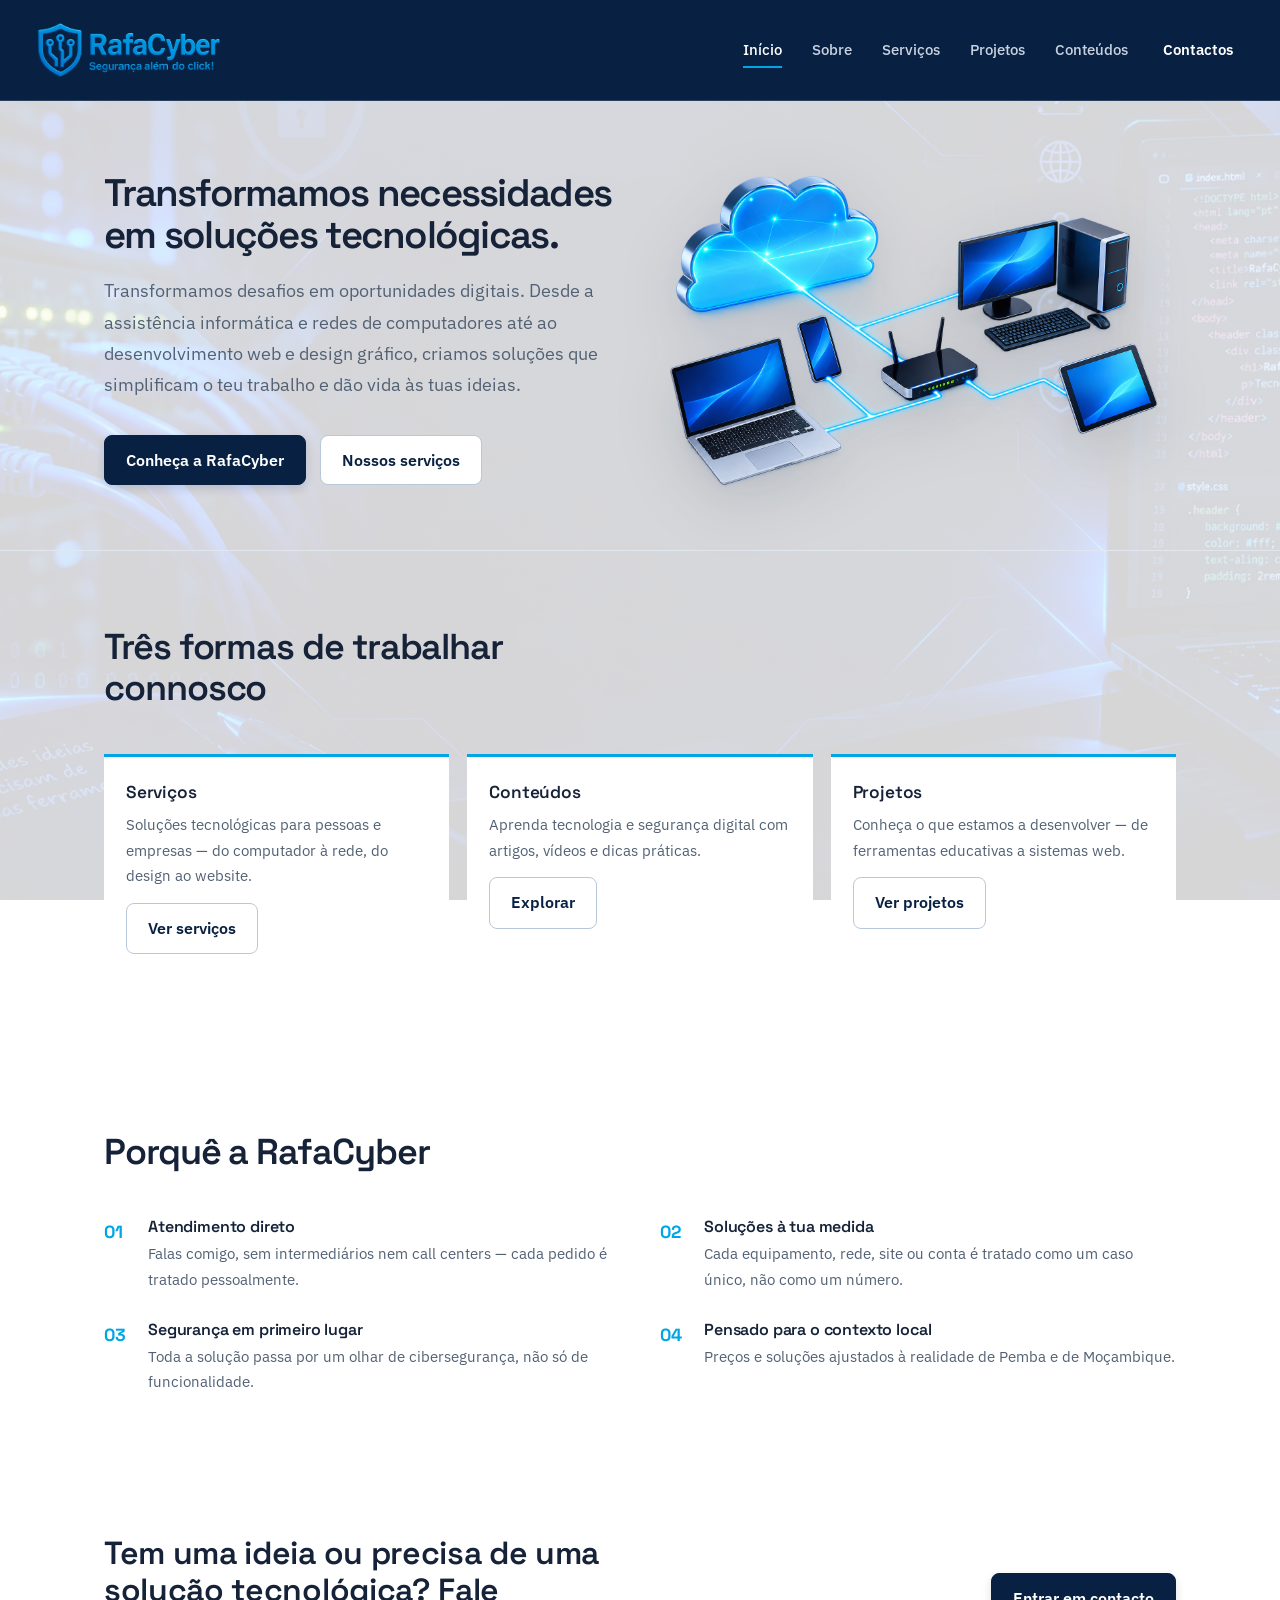
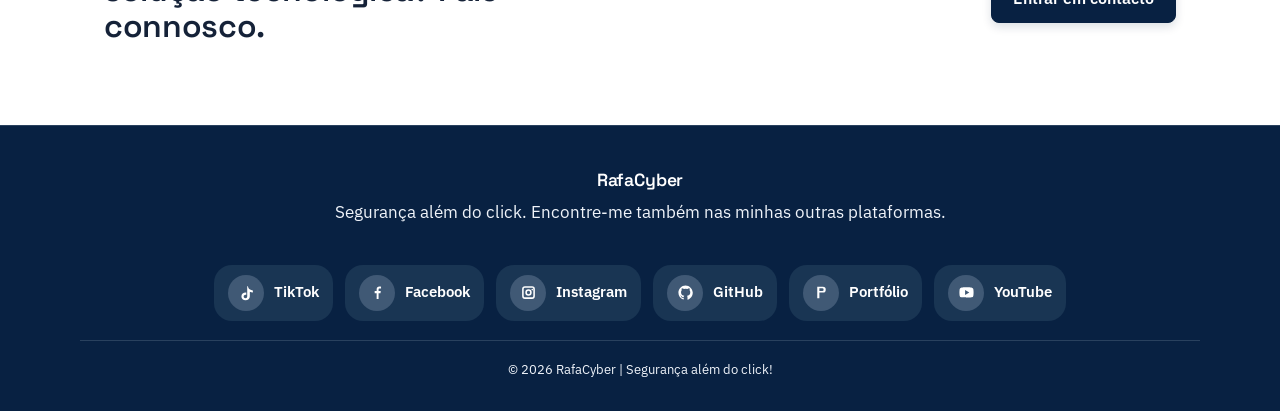
<file: index.html>
<!DOCTYPE html>
<html lang="pt-MZ">
<head>
<meta charset="UTF-8">
<meta name="viewport" content="width=device-width, initial-scale=1.0">
<title>RafaCyber | Segurança Além do Click!</title>
<meta name="description" content="RafaCyber: tecnologia, informática, redes, design digital e cibersegurança em Pemba, Moçambique.">
<link rel="stylesheet" href="style.css">
</head>
<body>

<header class="site-header">
  <div class="container nav-row">
    <a href="index.html" class="brand">
      <img src="Fotos/logo_RafaCyber.png" alt="RafaCyber" class="brand-logo">
    </a>
    <button class="menu-toggle" aria-label="Abrir menu" aria-expanded="false">
      <svg width="20" height="20" viewBox="0 0 20 20" fill="none"><path d="M2 5H18M2 10H18M2 15H18" stroke="white" stroke-width="1.6" stroke-linecap="round"/></svg>
    </button>
    <nav class="main-nav">
      <a href="index.html" class="current">Início</a>
      <a href="sobre.html">Sobre</a>
      <a href="servicos.html">Serviços</a>
      <a href="projetos.html">Projetos</a>
      <a href="https://rafacybertech.github.io/Ciberseguranca/" target="_blank" rel="noopener noreferrer">Conteúdos</a>
      <a href="contactos.html" class="nav-cta">Contactos</a>
    </nav>
  </div>
</header>

<section class="hero">
  <div class="container hero-grid">
    <div class="hero-copy">
      <h1><span class="hero-title-line">Transformamos necessidades</span> <span class="hero-title-line">em solu&#231;&#245;es tecnol&#243;gicas.</span></h1>
      <p class="lead">Transformamos desafios em oportunidades digitais. Desde a assistência informática e redes de computadores até ao desenvolvimento web e design gráfico, criamos soluções que simplificam o teu trabalho e dão vida às tuas ideias.</p>
      <div class="hero-actions">
        <a href="sobre.html" class="btn btn-primary">Conheça a RafaCyber</a>
        <a href="servicos.html" class="btn btn-ghost">Nossos serviços</a>
      </div>
    </div>
    <div class="hero-visual">
      <img src="Fotos/Computação_em_Nuvem_Azul.png" alt="Ilustração de computação em nuvem a ligar computadores, telemóvel e outros dispositivos">
    </div>
  </div>
</section>

<section>
  <div class="container">
    <div class="section-head">
      <h2>Três formas de trabalhar connosco</h2>
    </div>
    <div class="pillars">
      <div class="pillar">
        <h3>Serviços</h3>
        <p>Soluções tecnológicas para pessoas e empresas — do computador à rede, do design ao website.</p>
        <p style="margin-top:14px;"><a href="servicos.html" class="btn btn-outline-dark">Ver serviços</a></p>
      </div>
      <div class="pillar">
        <h3>Conteúdos</h3>
        <p>Aprenda tecnologia e segurança digital com artigos, vídeos e dicas práticas.</p>
        <p style="margin-top:14px;"><a href="https://rafacybertech.github.io/Ciberseguranca/" target="_blank" rel="noopener noreferrer" class="btn btn-outline-dark">Explorar</a></p>
      </div>
      <div class="pillar">
        <h3>Projetos</h3>
        <p>Conheça o que estamos a desenvolver — de ferramentas educativas a sistemas web.</p>
        <p style="margin-top:14px;"><a href="projetos.html" class="btn btn-outline-dark">Ver projetos</a></p>
      </div>
    </div>
  </div>
</section>

<section class="alt">
  <div class="container">
    <div class="section-head">
      <h2>Porquê a RafaCyber</h2>
    </div>
    <div class="diff-grid">
      <div class="diff-item">
        <span class="mark">01</span>
        <div>
          <h4>Atendimento direto</h4>
          <p>Falas comigo, sem intermediários nem call centers — cada pedido é tratado pessoalmente.</p>
        </div>
      </div>
      <div class="diff-item">
        <span class="mark">02</span>
        <div>
          <h4>Soluções à tua medida</h4>
          <p>Cada equipamento, rede, site ou conta é tratado como um caso único, não como um número.</p>
        </div>
      </div>
      <div class="diff-item">
        <span class="mark">03</span>
        <div>
          <h4>Segurança em primeiro lugar</h4>
          <p>Toda a solução passa por um olhar de cibersegurança, não só de funcionalidade.</p>
        </div>
      </div>
      <div class="diff-item">
        <span class="mark">04</span>
        <div>
          <h4>Pensado para o contexto local</h4>
          <p>Preços e soluções ajustados à realidade de Pemba e de Moçambique.</p>
        </div>
      </div>
    </div>
  </div>
</section>

<section class="cta-band">
  <div class="container cta-band-row">
    <h2>Tem uma ideia ou precisa de uma solução tecnológica? Fale connosco.</h2>
    <a href="contactos.html" class="btn btn-amber">Entrar em contacto</a>
  </div>
</section>

<footer class="site-footer">
  <div class="container site-footer-grid">
    <section class="footer-brand">
      <h3>RafaCyber</h3>
      <p>Segurança além do click. Encontre-me também nas minhas outras plataformas.</p>
    </section>
    <section class="footer-nav" aria-hidden="true"></section>
    <section class="footer-socials" aria-label="Outras plataformas">
      <a href="https://www.tiktok.com/@rafiqueeusebionor" class="social-link" target="_blank" rel="noopener noreferrer" aria-label="TikTok"><span class="social-icon" aria-hidden="true"><svg viewBox="0 0 24 24"><path d="M14 3c.2 1.7 1.1 3.2 2.4 4.3 1.3 1 2.9 1.6 4.6 1.7v3.1c-1.5-.1-3-.5-4.3-1.2v6.3c0 3.3-2.7 5.8-6.1 5.8-3.2 0-5.8-2.3-5.8-5.4 0-3.3 2.7-5.6 6-5.6.3 0 .6 0 .9.1v3.1a3.7 3.7 0 0 0-.9-.1c-1.5 0-2.8 1-2.8 2.5 0 1.4 1.1 2.4 2.6 2.4 1.7 0 2.4-1.1 2.4-2.7V3h3z"></path></svg></span><span class="social-name">TikTok</span></a>
      <a href="https://www.facebook.com/profile.php?id=61552410900666" class="social-link" target="_blank" rel="noopener noreferrer" aria-label="Facebook"><span class="social-icon" aria-hidden="true"><svg viewBox="0 0 24 24"><path d="M13.5 21v-8h2.7l.4-3h-3.1V8.1c0-.9.3-1.6 1.7-1.6H17V3.8c-.3 0-1.2-.1-2.3-.1-2.3 0-3.9 1.4-3.9 4V10H8v3h2.8v8h2.7z"></path></svg></span><span class="social-name">Facebook</span></a>
      <a href="https://www.instagram.com/rafacyber" class="social-link" target="_blank" rel="noopener noreferrer" aria-label="Instagram"><span class="social-icon" aria-hidden="true"><svg viewBox="0 0 24 24"><path d="M7 3h10a4 4 0 0 1 4 4v10a4 4 0 0 1-4 4H7a4 4 0 0 1-4-4V7a4 4 0 0 1 4-4zm0 2.2A1.8 1.8 0 0 0 5.2 7v10c0 1 .8 1.8 1.8 1.8h10c1 0 1.8-.8 1.8-1.8V7c0-1-.8-1.8-1.8-1.8H7zm10.3 1.6a1.1 1.1 0 1 1 0 2.2 1.1 1.1 0 0 1 0-2.2zM12 7.5A4.5 4.5 0 1 1 7.5 12 4.5 4.5 0 0 1 12 7.5zm0 2.2A2.3 2.3 0 1 0 14.3 12 2.3 2.3 0 0 0 12 9.7z"></path></svg></span><span class="social-name">Instagram</span></a>
      <a href="https://github.com/RafaCyberTech" class="social-link" target="_blank" rel="noopener noreferrer" aria-label="GitHub"><span class="social-icon" aria-hidden="true"><svg viewBox="0 0 24 24"><path d="M12 2C6.5 2 2 6.6 2 12.2c0 4.5 2.9 8.3 6.8 9.6.5.1.7-.2.7-.5v-1.9c-2.8.6-3.4-1.2-3.4-1.2-.4-1.2-1.1-1.5-1.1-1.5-.9-.6 0-.6 0-.6 1 .1 1.6 1.1 1.6 1.1.9 1.6 2.4 1.1 3 .8.1-.7.4-1.1.7-1.4-2.2-.3-4.6-1.1-4.6-5.1 0-1.1.4-2 1-2.7-.1-.3-.4-1.3.1-2.7 0 0 .9-.3 2.8 1a9.8 9.8 0 0 1 5.2 0c2-1.3 2.8-1 2.8-1 .6 1.4.2 2.4.1 2.7.7.7 1 1.6 1 2.7 0 4-2.4 4.8-4.7 5.1.4.3.8 1 .8 2v3c0 .3.2.6.7.5 3.9-1.3 6.8-5.1 6.8-9.6C22 6.6 17.5 2 12 2z"></path></svg></span><span class="social-name">GitHub</span></a>
      <a href="https://rafacybertech.github.io/Portfolio/" class="social-link" target="_blank" rel="noopener noreferrer" aria-label="Portfólio"><span class="social-icon" aria-hidden="true"><svg viewBox="0 0 24 24"><path d="M6 4h8a4 4 0 0 1 0 8H9v8H6V4zm3 2v4h4a2 2 0 0 0 0-4H9z"></path></svg></span><span class="social-name">Portfólio</span></a>
      <a href="https://youtube.com/@rafacybertech" class="social-link" target="_blank" rel="noopener noreferrer" aria-label="YouTube"><span class="social-icon" aria-hidden="true"><svg viewBox="0 0 24 24"><path d="M21.6 7.2a2.8 2.8 0 0 0-2-2C17.8 4.7 12 4.7 12 4.7s-5.8 0-7.6.5a2.8 2.8 0 0 0-2 2A29 29 0 0 0 2 12a29 29 0 0 0 .4 4.8 2.8 2.8 0 0 0 2 2c1.8.5 7.6.5 7.6.5s5.8 0 7.6-.5a2.8 2.8 0 0 0 2-2A29 29 0 0 0 22 12a29 29 0 0 0-.4-4.8zM10 15.5v-7l6 3.5-6 3.5z"></path></svg></span><span class="social-name">YouTube</span></a>
    </section>
  </div>
  <div class="container footer-bottom"><p>&copy; 2026 RafaCyber | Segurança além do click!</p></div>
</footer>

<script src="script.js"></script>
</body>
</html>
</file>
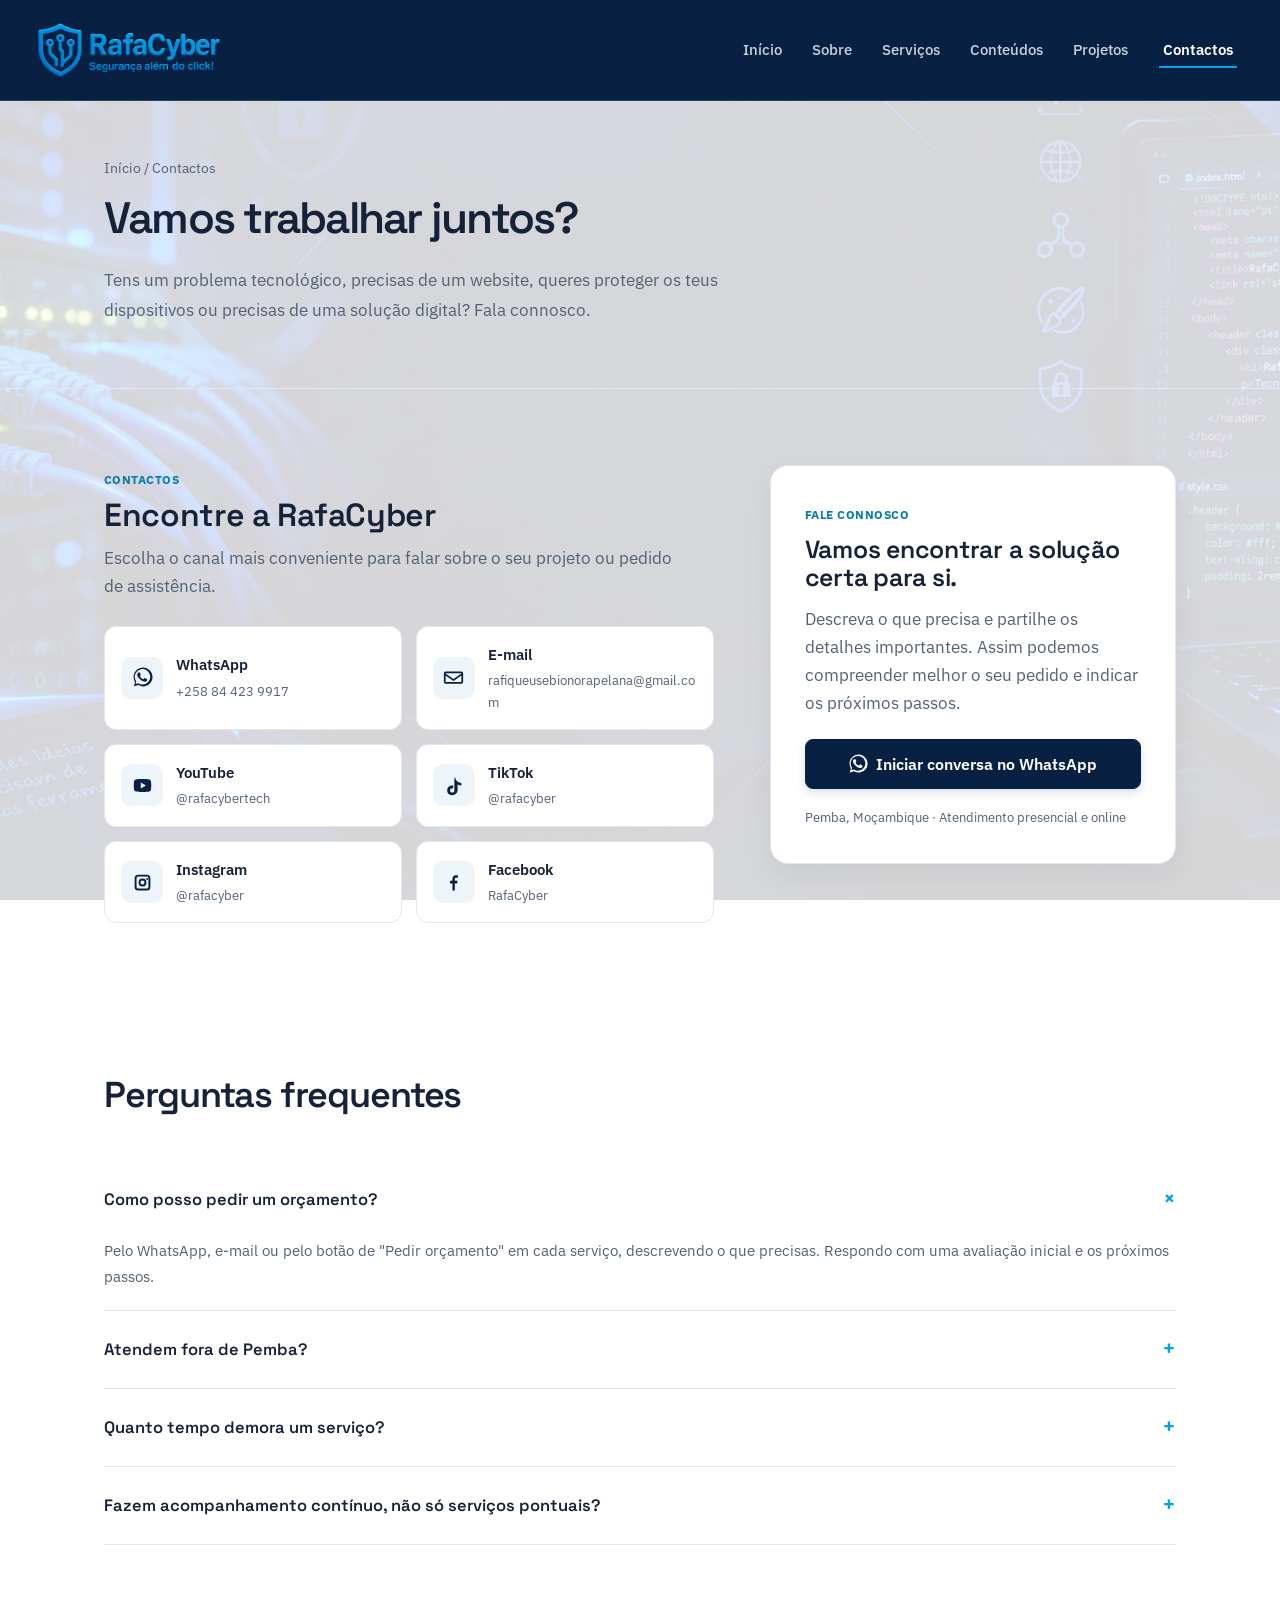
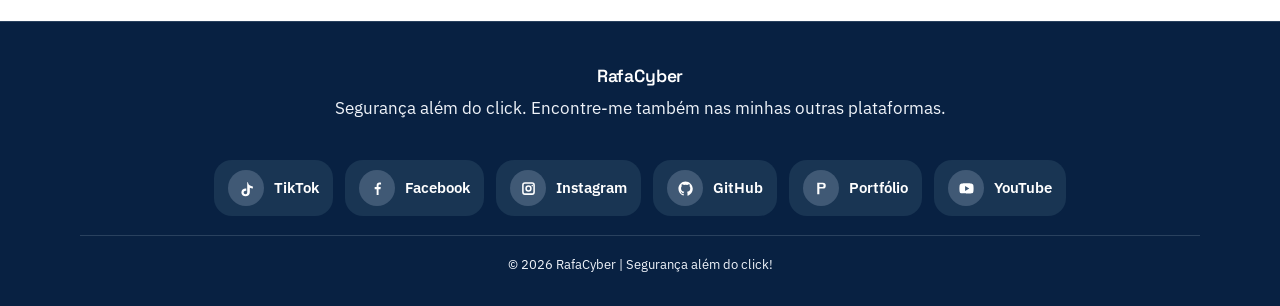
<file: contactos.html>
<!DOCTYPE html>
<html lang="pt-MZ">
<head>
<meta charset="UTF-8">
<meta name="viewport" content="width=device-width, initial-scale=1.0">
<title>Contactos | RafaCyber</title>
<meta name="description" content="Fala com a RafaCyber por WhatsApp, e-mail ou redes sociais.">
<link rel="stylesheet" href="style.css">
</head>
<body>

<header class="site-header">
  <div class="container nav-row">
    <a href="index.html" class="brand">
      <img src="Fotos/logo_RafaCyber.png" alt="RafaCyber" class="brand-logo">
    </a>
    <button class="menu-toggle" aria-label="Abrir menu" aria-expanded="false">
      <svg width="20" height="20" viewBox="0 0 20 20" fill="none"><path d="M2 5H18M2 10H18M2 15H18" stroke="white" stroke-width="1.6" stroke-linecap="round"/></svg>
    </button>
    <nav class="main-nav">
      <a href="index.html">Início</a>
      <a href="sobre.html">Sobre</a>
      <a href="servicos.html">Serviços</a>
      <a href="https://rafacybertech.github.io/Ciberseguranca/">Conteúdos</a>
      <a href="projetos.html">Projetos</a>
      <a href="contactos.html" class="nav-cta current">Contactos</a>
    </nav>
  </div>
</header>

<div class="page-head">
  <div class="container">
    <div class="breadcrumb"><a href="index.html">Início</a> / Contactos</div>
    <h1>Vamos trabalhar juntos?</h1>
    <p>Tens um problema tecnológico, precisas de um website, queres proteger os teus dispositivos ou precisas de uma solução digital? Fala connosco.</p>
  </div>
</div>

<section class="contact-section">
  <div class="container">
    <div class="contact-grid">
      <div class="contact-main">
        <div class="contact-intro">
          <span class="contact-kicker">CONTACTOS</span>
          <h2>Encontre a RafaCyber</h2>
          <p>Escolha o canal mais conveniente para falar sobre o seu projeto ou pedido de assistência.</p>
        </div>
        <ul class="contact-list">
          <li><span class="ico"><svg viewBox="0 0 24 24" aria-hidden="true"><path d="M20.2 3.8A10.7 10.7 0 0 0 3.5 17l-1.4 5.1 5.2-1.4a10.7 10.7 0 0 0 12.9-16.9ZM12 20a8.8 8.8 0 0 1-4.5-1.2l-.3-.2-3.1.8.8-3-.2-.3A8.8 8.8 0 1 1 12 20Zm4.8-6.6c-.3-.1-1.6-.8-1.9-.9-.3-.1-.5-.1-.7.2s-.7.9-.9 1.1-.3.2-.6.1a7.2 7.2 0 0 1-2.1-1.3 7.8 7.8 0 0 1-1.5-1.9c-.2-.3 0-.4.1-.6l.4-.5c.1-.2.2-.3.3-.5s0-.4 0-.5l-.8-1.9c-.2-.5-.4-.4-.7-.4h-.6c-.2 0-.5.1-.8.4s-1 1-1 2.3 1 2.6 1.2 2.8c.1.2 2 3.1 4.8 4.3.7.3 1.2.5 1.6.6.7.2 1.3.2 1.8.1.6-.1 1.6-.7 1.8-1.3.2-.7.2-1.2.1-1.3s-.3-.2-.6-.4Z"></path></svg></span><a href="https://wa.me/258844239917" target="_blank" rel="noopener"><strong>WhatsApp</strong><small>+258 84 423 9917</small></a></li>
          <li><span class="ico"><svg viewBox="0 0 24 24" aria-hidden="true"><path d="M3 5h18a2 2 0 0 1 2 2v10a2 2 0 0 1-2 2H3a2 2 0 0 1-2-2V7a2 2 0 0 1 2-2Zm0 2v.4l9 6.2 9-6.2V7H3Zm18 10V9.8l-8.4 5.8a1 1 0 0 1-1.2 0L3 9.8V17h18Z"></path></svg></span><a href="mailto:rafiqueusebionorapelana@gmail.com"><strong>E-mail</strong><small>rafiqueusebionorapelana@gmail.com</small></a></li>
          <li><span class="ico"><svg viewBox="0 0 24 24" aria-hidden="true"><path d="M21.6 7.2a2.8 2.8 0 0 0-2-2C17.8 4.7 12 4.7 12 4.7s-5.8 0-7.6.5a2.8 2.8 0 0 0-2 2A29 29 0 0 0 2 12a29 29 0 0 0 .4 4.8 2.8 2.8 0 0 0 2 2c1.8.5 7.6.5 7.6.5s5.8 0 7.6-.5a2.8 2.8 0 0 0 2-2A29 29 0 0 0 22 12a29 29 0 0 0-.4-4.8zM10 15.5v-7l6 3.5-6 3.5z"></path></svg></span><a href="https://youtube.com/@rafacybertech" target="_blank" rel="noopener"><strong>YouTube</strong><small>@rafacybertech</small></a></li>
          <li><span class="ico"><svg viewBox="0 0 24 24" aria-hidden="true"><path d="M14 3c.2 1.7 1.1 3.2 2.4 4.3 1.3 1 2.9 1.6 4.6 1.7v3.1c-1.5-.1-3-.5-4.3-1.2v6.3c0 3.3-2.7 5.8-6.1 5.8-3.2 0-5.8-2.3-5.8-5.4 0-3.3 2.7-5.6 6-5.6.3 0 .6 0 .9.1v3.1a3.7 3.7 0 0 0-.9-.1c-1.5 0-2.8 1-2.8 2.5 0 1.4 1.1 2.4 2.6 2.4 1.7 0 2.4-1.1 2.4-2.7V3h3z"></path></svg></span><a href="https://www.tiktok.com/@rafiqueeusebionor" target="_blank" rel="noopener"><strong>TikTok</strong><small>@rafacyber</small></a></li>
          <li><span class="ico"><svg viewBox="0 0 24 24" aria-hidden="true"><path d="M7 3h10a4 4 0 0 1 4 4v10a4 4 0 0 1-4 4H7a4 4 0 0 1-4-4V7a4 4 0 0 1 4-4zm0 2.2A1.8 1.8 0 0 0 5.2 7v10c0 1 .8 1.8 1.8 1.8h10c1 0 1.8-.8 1.8-1.8V7c0-1-.8-1.8-1.8-1.8H7zm10.3 1.6a1.1 1.1 0 1 1 0 2.2 1.1 1.1 0 0 1 0-2.2zM12 7.5A4.5 4.5 0 1 1 7.5 12 4.5 4.5 0 0 1 12 7.5zm0 2.2A2.3 2.3 0 1 0 14.3 12 2.3 2.3 0 0 0 12 9.7z"></path></svg></span><a href="https://www.instagram.com/rafacyber" target="_blank" rel="noopener"><strong>Instagram</strong><small>@rafacyber</small></a></li>
          <li><span class="ico"><svg viewBox="0 0 24 24" aria-hidden="true"><path d="M13.5 21v-8h2.7l.4-3h-3.1V8.1c0-.9.3-1.6 1.7-1.6H17V3.8c-.3 0-1.2-.1-2.3-.1-2.3 0-3.9 1.4-3.9 4V10H8v3h2.8v8h2.7z"></path></svg></span><a href="https://www.facebook.com/profile.php?id=61552410900666" target="_blank" rel="noopener"><strong>Facebook</strong><small>RafaCyber</small></a></li>
        </ul>
      </div>
      <aside class="contact-response">
        <span class="contact-kicker">FALE CONNOSCO</span>
        <h3>Vamos encontrar a solução certa para si.</h3>
        <p>Descreva o que precisa e partilhe os detalhes importantes. Assim podemos compreender melhor o seu pedido e indicar os próximos passos.</p>
        <a href="https://wa.me/258844239917?text=Ol%C3%A1%2C%20vim%20pelo%20site%20e%20gostaria%20de%20falar%20sobre..." class="btn btn-primary" target="_blank" rel="noopener"><svg viewBox="0 0 24 24" aria-hidden="true"><path d="M20.2 3.8A10.7 10.7 0 0 0 3.5 17l-1.4 5.1 5.2-1.4a10.7 10.7 0 0 0 12.9-16.9ZM12 20a8.8 8.8 0 0 1-4.5-1.2l-.3-.2-3.1.8.8-3-.2-.3A8.8 8.8 0 1 1 12 20Zm4.8-6.6c-.3-.1-1.6-.8-1.9-.9-.3-.1-.5-.1-.7.2s-.7.9-.9 1.1-.3.2-.6.1a7.2 7.2 0 0 1-2.1-1.3 7.8 7.8 0 0 1-1.5-1.9c-.2-.3 0-.4.1-.6l.4-.5c.1-.2.2-.3.3-.5s0-.4 0-.5l-.8-1.9c-.2-.5-.4-.4-.7-.4h-.6c-.2 0-.5.1-.8.4s-1 1-1 2.3 1 2.6 1.2 2.8c.1.2 2 3.1 4.8 4.3.7.3 1.2.5 1.6.6.7.2 1.3.2 1.8.1.6-.1 1.6-.7 1.8-1.3.2-.7.2-1.2.1-1.3s-.3-.2-.6-.4Z"></path></svg> Iniciar conversa no WhatsApp</a>
        <span class="contact-location">Pemba, Moçambique · Atendimento presencial e online</span>
      </aside>
    </div>
  </div>
</section>
<section class="alt">
  <div class="container">
    <div class="section-head">
      <h2>Perguntas frequentes</h2>
    </div>

    <details class="faq-item" open>
      <summary>Como posso pedir um orçamento?</summary>
      <p>Pelo WhatsApp, e-mail ou pelo botão de "Pedir orçamento" em cada serviço, descrevendo o que precisas. Respondo com uma avaliação inicial e os próximos passos.</p>
    </details>

    <details class="faq-item">
      <summary>Atendem fora de Pemba?</summary>
      <p>O atendimento presencial é focado em Pemba. Para outras zonas, avaliamos caso a caso, incluindo suporte remoto sempre que possível.</p>
    </details>

    <details class="faq-item">
      <summary>Quanto tempo demora um serviço?</summary>
      <p>Depende da complexidade do pedido. Após a avaliação inicial, indico um prazo estimado antes de começarmos.</p>
    </details>

    <details class="faq-item">
      <summary>Fazem acompanhamento contínuo, não só serviços pontuais?</summary>
      <p>Sim. É possível combinar acompanhamento periódico de redes, equipamentos ou sistemas, especialmente para pequenas empresas.</p>
    </details>
  </div>
</section>

<footer class="site-footer">
  <div class="container site-footer-grid">
    <section class="footer-brand">
      <h3>RafaCyber</h3>
      <p>Segurança além do click. Encontre-me também nas minhas outras plataformas.</p>
    </section>
    <section class="footer-nav" aria-hidden="true"></section>
    <section class="footer-socials" aria-label="Outras plataformas">
      <a href="https://www.tiktok.com/@rafiqueeusebionor" class="social-link" target="_blank" rel="noopener noreferrer" aria-label="TikTok"><span class="social-icon" aria-hidden="true"><svg viewBox="0 0 24 24"><path d="M14 3c.2 1.7 1.1 3.2 2.4 4.3 1.3 1 2.9 1.6 4.6 1.7v3.1c-1.5-.1-3-.5-4.3-1.2v6.3c0 3.3-2.7 5.8-6.1 5.8-3.2 0-5.8-2.3-5.8-5.4 0-3.3 2.7-5.6 6-5.6.3 0 .6 0 .9.1v3.1a3.7 3.7 0 0 0-.9-.1c-1.5 0-2.8 1-2.8 2.5 0 1.4 1.1 2.4 2.6 2.4 1.7 0 2.4-1.1 2.4-2.7V3h3z"></path></svg></span><span class="social-name">TikTok</span></a>
      <a href="https://www.facebook.com/profile.php?id=61552410900666" class="social-link" target="_blank" rel="noopener noreferrer" aria-label="Facebook"><span class="social-icon" aria-hidden="true"><svg viewBox="0 0 24 24"><path d="M13.5 21v-8h2.7l.4-3h-3.1V8.1c0-.9.3-1.6 1.7-1.6H17V3.8c-.3 0-1.2-.1-2.3-.1-2.3 0-3.9 1.4-3.9 4V10H8v3h2.8v8h2.7z"></path></svg></span><span class="social-name">Facebook</span></a>
      <a href="https://www.instagram.com/rafacyber" class="social-link" target="_blank" rel="noopener noreferrer" aria-label="Instagram"><span class="social-icon" aria-hidden="true"><svg viewBox="0 0 24 24"><path d="M7 3h10a4 4 0 0 1 4 4v10a4 4 0 0 1-4 4H7a4 4 0 0 1-4-4V7a4 4 0 0 1 4-4zm0 2.2A1.8 1.8 0 0 0 5.2 7v10c0 1 .8 1.8 1.8 1.8h10c1 0 1.8-.8 1.8-1.8V7c0-1-.8-1.8-1.8-1.8H7zm10.3 1.6a1.1 1.1 0 1 1 0 2.2 1.1 1.1 0 0 1 0-2.2zM12 7.5A4.5 4.5 0 1 1 7.5 12 4.5 4.5 0 0 1 12 7.5zm0 2.2A2.3 2.3 0 1 0 14.3 12 2.3 2.3 0 0 0 12 9.7z"></path></svg></span><span class="social-name">Instagram</span></a>
      <a href="https://github.com/RafaCyberTech" class="social-link" target="_blank" rel="noopener noreferrer" aria-label="GitHub"><span class="social-icon" aria-hidden="true"><svg viewBox="0 0 24 24"><path d="M12 2C6.5 2 2 6.6 2 12.2c0 4.5 2.9 8.3 6.8 9.6.5.1.7-.2.7-.5v-1.9c-2.8.6-3.4-1.2-3.4-1.2-.4-1.2-1.1-1.5-1.1-1.5-.9-.6 0-.6 0-.6 1 .1 1.6 1.1 1.6 1.1.9 1.6 2.4 1.1 3 .8.1-.7.4-1.1.7-1.4-2.2-.3-4.6-1.1-4.6-5.1 0-1.1.4-2 1-2.7-.1-.3-.4-1.3.1-2.7 0 0 .9-.3 2.8 1a9.8 9.8 0 0 1 5.2 0c2-1.3 2.8-1 2.8-1 .6 1.4.2 2.4.1 2.7.7.7 1 1.6 1 2.7 0 4-2.4 4.8-4.7 5.1.4.3.8 1 .8 2v3c0 .3.2.6.7.5 3.9-1.3 6.8-5.1 6.8-9.6C22 6.6 17.5 2 12 2z"></path></svg></span><span class="social-name">GitHub</span></a>
      <a href="https://rafacybertech.github.io/Portfolio/" class="social-link" target="_blank" rel="noopener noreferrer" aria-label="Portfólio"><span class="social-icon" aria-hidden="true"><svg viewBox="0 0 24 24"><path d="M6 4h8a4 4 0 0 1 0 8H9v8H6V4zm3 2v4h4a2 2 0 0 0 0-4H9z"></path></svg></span><span class="social-name">Portfólio</span></a>
      <a href="https://youtube.com/@rafacybertech" class="social-link" target="_blank" rel="noopener noreferrer" aria-label="YouTube"><span class="social-icon" aria-hidden="true"><svg viewBox="0 0 24 24"><path d="M21.6 7.2a2.8 2.8 0 0 0-2-2C17.8 4.7 12 4.7 12 4.7s-5.8 0-7.6.5a2.8 2.8 0 0 0-2 2A29 29 0 0 0 2 12a29 29 0 0 0 .4 4.8 2.8 2.8 0 0 0 2 2c1.8.5 7.6.5 7.6.5s5.8 0 7.6-.5a2.8 2.8 0 0 0 2-2A29 29 0 0 0 22 12a29 29 0 0 0-.4-4.8zM10 15.5v-7l6 3.5-6 3.5z"></path></svg></span><span class="social-name">YouTube</span></a>
    </section>
  </div>
  <div class="container footer-bottom"><p>&copy; 2026 RafaCyber | Segurança além do click!</p></div>
</footer>

<script src="script.js"></script>
</body>
</html>
</file>
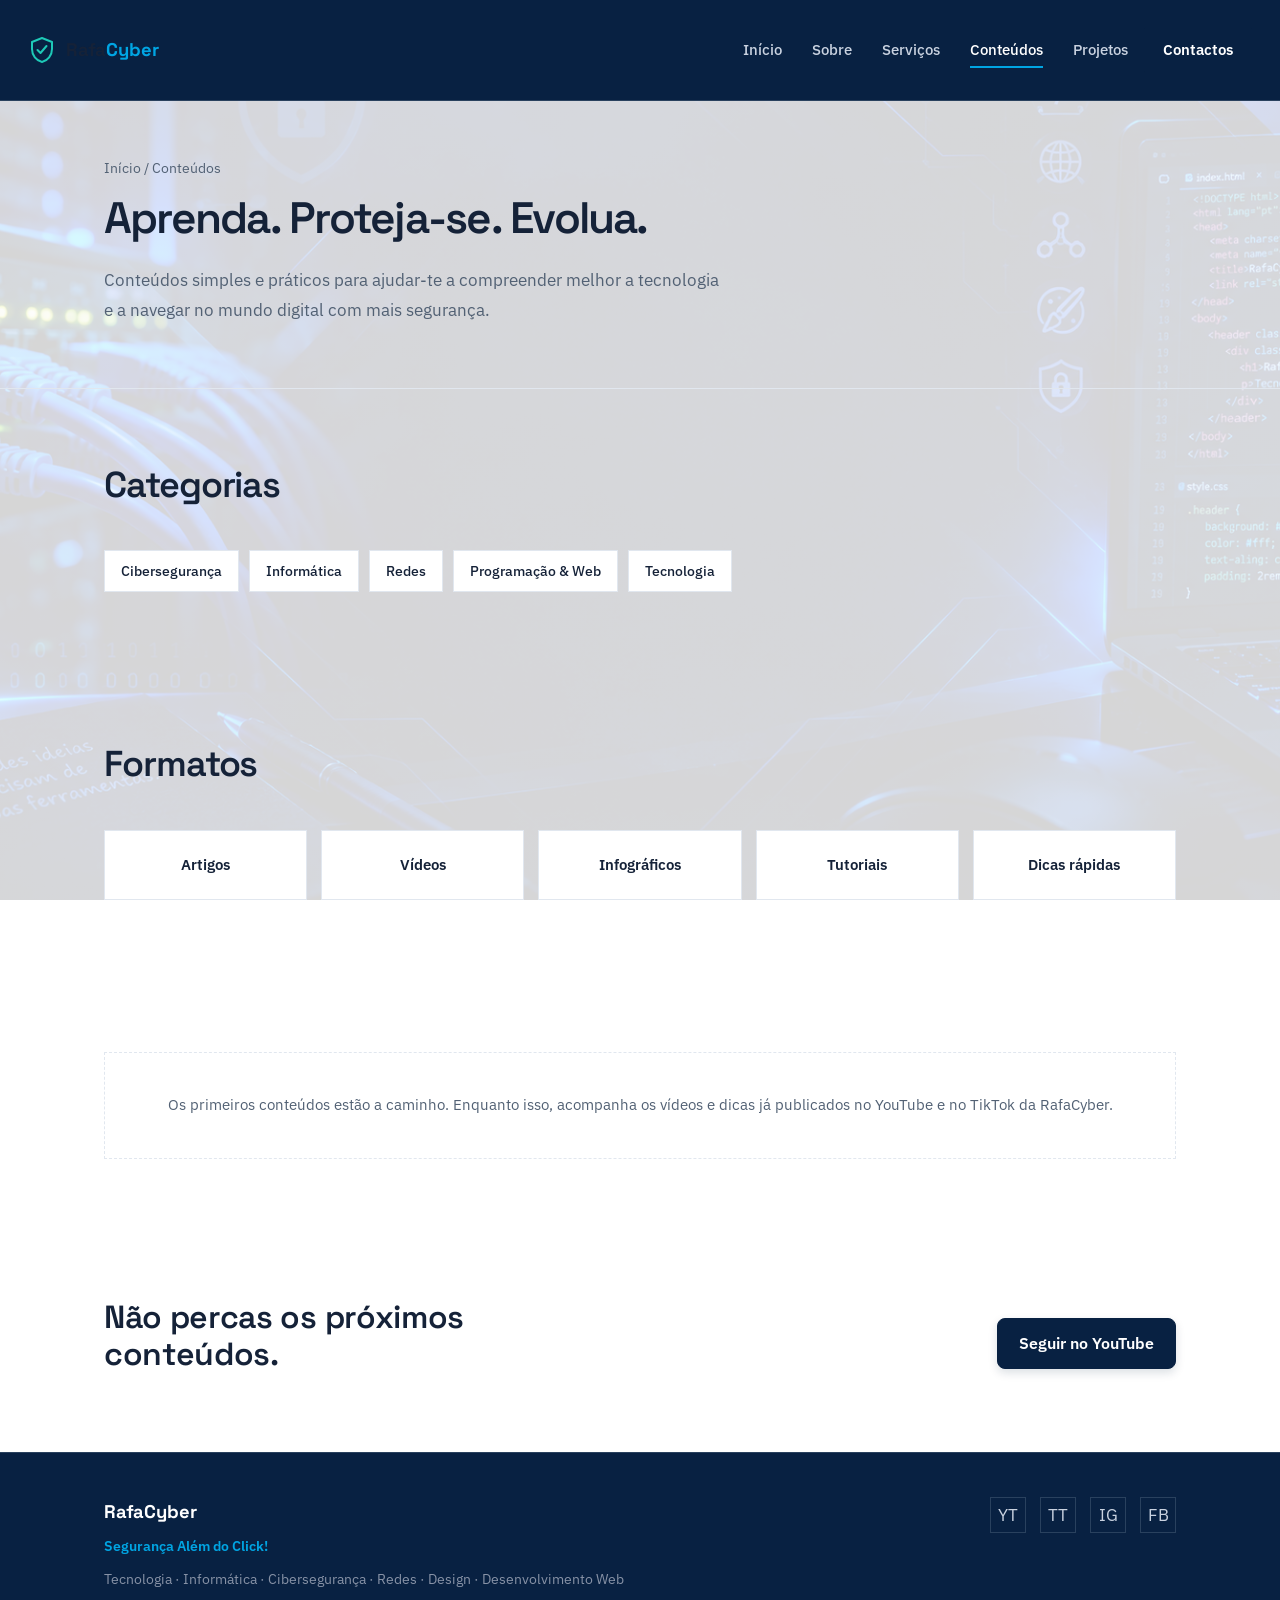
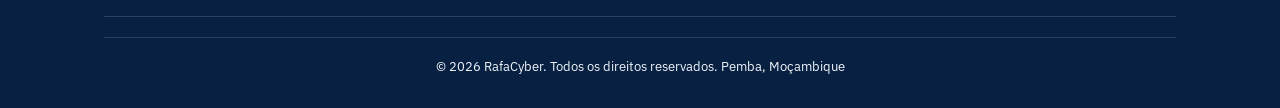
<file: conteudos.html>
<!DOCTYPE html>
<html lang="pt-MZ">
<head>
<meta charset="UTF-8">
<meta name="viewport" content="width=device-width, initial-scale=1.0">
<title>Conteúdos — RafaCyber</title>
<meta name="description" content="Aprenda tecnologia e segurança digital com conteúdos simples e práticos da RafaCyber.">
<link rel="stylesheet" href="style.css">
</head>
<body>

<header class="site-header">
  <div class="container nav-row">
    <a href="index.html" class="brand">
      <svg width="28" height="28" viewBox="0 0 28 28" fill="none" xmlns="http://www.w3.org/2000/svg">
        <path d="M14 2L24 6V13C24 19.5 19.8 24.7 14 26C8.2 24.7 4 19.5 4 13V6L14 2Z" stroke="#1EC9B7" stroke-width="2" stroke-linejoin="round"/>
        <path d="M9.5 14L12.5 17L18.5 10" stroke="#1EC9B7" stroke-width="2" stroke-linecap="round" stroke-linejoin="round"/>
      </svg>
      <span class="brand-name">Rafa<span>Cyber</span></span>
    </a>
    <button class="menu-toggle" aria-label="Abrir menu" aria-expanded="false">
      <svg width="20" height="20" viewBox="0 0 20 20" fill="none"><path d="M2 5H18M2 10H18M2 15H18" stroke="white" stroke-width="1.6" stroke-linecap="round"/></svg>
    </button>
    <nav class="main-nav">
      <a href="index.html">Início</a>
      <a href="sobre.html">Sobre</a>
      <a href="servicos.html">Serviços</a>
      <a href="conteudos.html" class="current">Conteúdos</a>
      <a href="projetos.html">Projetos</a>
      <a href="contactos.html" class="nav-cta">Contactos</a>
    </nav>
  </div>
</header>

<div class="page-head">
  <div class="container">
    <div class="breadcrumb"><a href="index.html">Início</a> / Conteúdos</div>
    <h1>Aprenda. Proteja-se. Evolua.</h1>
    <p>Conteúdos simples e práticos para ajudar-te a compreender melhor a tecnologia e a navegar no mundo digital com mais segurança.</p>
  </div>
</div>

<section>
  <div class="container">
    <div class="section-head">
      <h2>Categorias</h2>
    </div>
    <div class="chip-row">
      <span class="chip">Cibersegurança</span>
      <span class="chip">Informática</span>
      <span class="chip">Redes</span>
      <span class="chip">Programação &amp; Web</span>
      <span class="chip">Tecnologia</span>
    </div>
  </div>
</section>

<section class="alt">
  <div class="container">
    <div class="section-head">
      <h2>Formatos</h2>
    </div>
    <div class="formats">
      <div class="format-item">Artigos</div>
      <div class="format-item">Vídeos</div>
      <div class="format-item">Infográficos</div>
      <div class="format-item">Tutoriais</div>
      <div class="format-item">Dicas rápidas</div>
    </div>
  </div>
</section>

<section>
  <div class="container">
    <div class="project-placeholder">
      Os primeiros conteúdos estão a caminho. Enquanto isso, acompanha os vídeos e dicas já publicados no YouTube e no TikTok da RafaCyber.
    </div>
  </div>
</section>

<section class="cta-band">
  <div class="container cta-band-row">
    <h2>Não percas os próximos conteúdos.</h2>
    <a href="https://youtube.com/@rafacybertech" class="btn btn-amber" target="_blank" rel="noopener">Seguir no YouTube</a>
  </div>
</section>

<footer class="site-footer">
  <div class="container">
    <div class="footer-top">
      <div class="footer-brand">
        <span class="brand-name">RafaCyber</span>
        <div class="footer-tagline">Segurança Além do Click!</div>
        <div class="footer-tags">Tecnologia · Informática · Cibersegurança · Redes · Design · Desenvolvimento Web</div>
      </div>
      <div class="footer-social">
        <a href="https://youtube.com/@rafacybertech" aria-label="YouTube" target="_blank" rel="noopener">YT</a>
        <a href="https://www.tiktok.com/@rafiqueeusebionor" aria-label="TikTok" target="_blank" rel="noopener">TT</a>
        <a href="https://www.instagram.com/rafacyber" aria-label="Instagram" target="_blank" rel="noopener">IG</a>
        <a href="https://www.facebook.com/profile.php?id=61552410900666" aria-label="Facebook" target="_blank" rel="noopener">FB</a>
      </div>
    </div>
    <div class="footer-bottom">
      <span>© 2026 RafaCyber. Todos os direitos reservados.</span>
      <span>Pemba, Moçambique</span>
    </div>
  </div>
</footer>

<script src="script.js"></script>
</body>
</html>
</file>
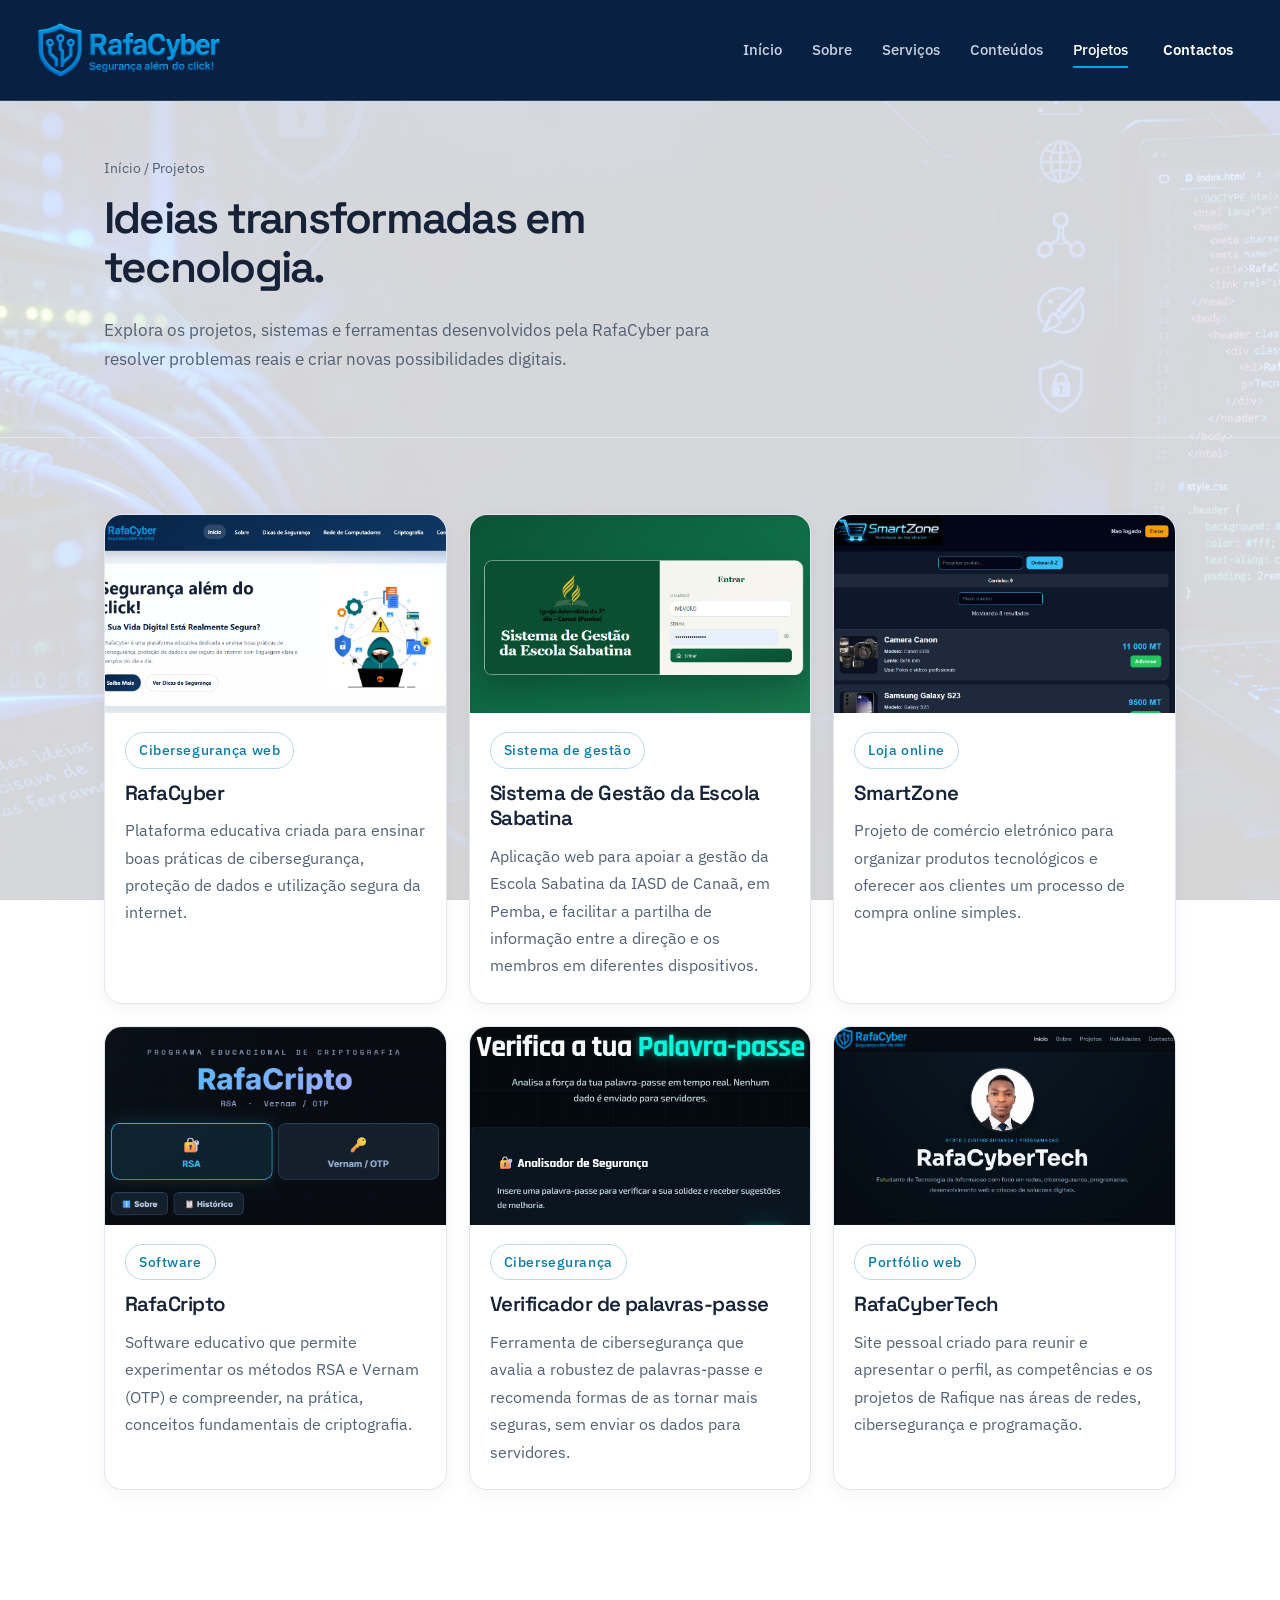
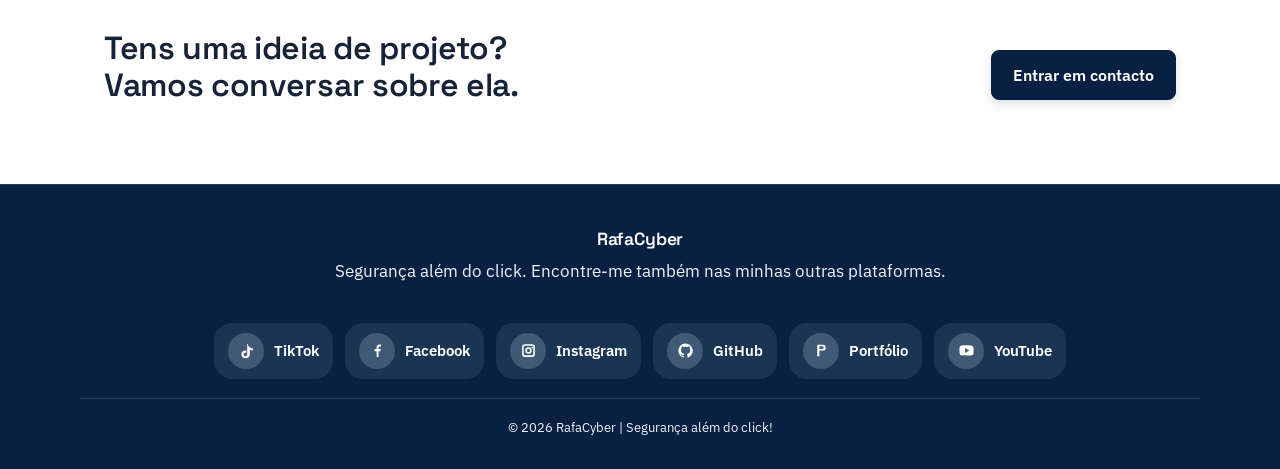
<file: projetos.html>
<!DOCTYPE html>
<html lang="pt-MZ">
<head>
<meta charset="UTF-8">
<meta name="viewport" content="width=device-width, initial-scale=1.0">
<title>Projetos | RafaCyber</title>
<meta name="description" content="Projetos desenvolvidos pela RafaCyber, da criptografia educativa a sistemas web.">
<link rel="stylesheet" href="style.css">
</head>
<body>

<header class="site-header">
  <div class="container nav-row">
    <a href="index.html" class="brand">
      <img src="Fotos/logo_RafaCyber.png" alt="RafaCyber" class="brand-logo">
    </a>
    <button class="menu-toggle" aria-label="Abrir menu" aria-expanded="false">
      <svg width="20" height="20" viewBox="0 0 20 20" fill="none"><path d="M2 5H18M2 10H18M2 15H18" stroke="white" stroke-width="1.6" stroke-linecap="round"/></svg>
    </button>
    <nav class="main-nav">
      <a href="index.html">Início</a>
      <a href="sobre.html">Sobre</a>
      <a href="servicos.html">Serviços</a>
      <a href="https://rafacybertech.github.io/Ciberseguranca/" target="_blank" rel="noopener noreferrer">Conteúdos</a>
      <a href="projetos.html" class="current">Projetos</a>
      <a href="contactos.html" class="nav-cta">Contactos</a>
    </nav>
  </div>
</header>

<div class="page-head">
  <div class="container">
    <div class="breadcrumb"><a href="index.html">Início</a> / Projetos</div>
    <h1>Ideias transformadas em tecnologia.</h1>
    <p>Explora os projetos, sistemas e ferramentas desenvolvidos pela RafaCyber para resolver problemas reais e criar novas possibilidades digitais.</p>
  </div>
</div>

<section class="projects-section">
  <div class="container">
    <div class="projects-grid">
      <article class="project-card project-featured">
        <img class="project-image" src="Fotos/PaginaSegu.png" alt="Página inicial do site RafaCyber sobre cibersegurança">
        <div class="project-content"><span class="tag">Cibersegurança web</span><h3>RafaCyber</h3><p>Plataforma educativa criada para ensinar boas pr&#225;ticas de ciberseguran&#231;a, prote&#231;&#227;o de dados e utiliza&#231;&#227;o segura da internet.</p></div>
      </article>
      <article class="project-card">
        <img class="project-image" src="Fotos/Getsor_E_S.png" alt="Ecrã de entrada do Sistema de Gestão da Escola Sabatina">
        <div class="project-content"><span class="tag">Sistema de gestão</span><h3>Sistema de Gestão da Escola Sabatina</h3><p>Aplica&#231;&#227;o web para apoiar a gest&#227;o da Escola Sabatina da IASD de Cana&#227;, em Pemba, e facilitar a partilha de informa&#231;&#227;o entre a dire&#231;&#227;o e os membros em diferentes dispositivos.</p></div>
      </article>
      <article class="project-card project-featured">
        <img class="project-image" src="Fotos/Loja_Online.png" alt="Loja online SmartZone com catálogo de produtos">
        <div class="project-content"><span class="tag">Loja online</span><h3>SmartZone</h3><p>Projeto de com&#233;rcio eletr&#243;nico para organizar produtos tecnol&#243;gicos e oferecer aos clientes um processo de compra online simples.</p></div>
      </article>
      <article class="project-card project-featured">
        <img class="project-image" src="Fotos/IlustradorDeCriptografia.png" alt="Interface do programa educativo RafaCripto">
        <div class="project-content"><span class="tag">Software</span><h3>RafaCripto</h3><p>Software educativo que permite experimentar os m&#233;todos RSA e Vernam (OTP) e compreender, na pr&#225;tica, conceitos fundamentais de criptografia.</p></div>
      </article>
      <article class="project-card">
        <img class="project-image" src="Fotos/PassWordVerific.png" alt="Ferramenta RafaCyber para analisar a força de uma palavra-passe">
        <div class="project-content"><span class="tag">Cibersegurança</span><h3>Verificador de palavras-passe</h3><p>Ferramenta de ciberseguran&#231;a que avalia a robustez de palavras-passe e recomenda formas de as tornar mais seguras, sem enviar os dados para servidores.</p></div>
      </article>
      <article class="project-card">
        <img class="project-image" src="Fotos/Portifolio.png" alt="Página de apresentação do portfólio RafaCyberTech">
        <div class="project-content"><span class="tag">Portfólio web</span><h3>RafaCyberTech</h3><p>Site pessoal criado para reunir e apresentar o perfil, as compet&#234;ncias e os projetos de Rafique nas &#225;reas de redes, ciberseguran&#231;a e programa&#231;&#227;o.</p></div>
      </article>
    </div>
  </div>
</section>
<section class="cta-band">
  <div class="container cta-band-row">
    <h2>Tens uma ideia de projeto? Vamos conversar sobre ela.</h2>
    <a href="contactos.html" class="btn btn-amber">Entrar em contacto</a>
  </div>
</section>

<footer class="site-footer">
  <div class="container site-footer-grid">
    <section class="footer-brand">
      <h3>RafaCyber</h3>
      <p>Segurança além do click. Encontre-me também nas minhas outras plataformas.</p>
    </section>
    <section class="footer-nav" aria-hidden="true"></section>
    <section class="footer-socials" aria-label="Outras plataformas">
      <a href="https://www.tiktok.com/@rafiqueeusebionor" class="social-link" target="_blank" rel="noopener noreferrer" aria-label="TikTok"><span class="social-icon" aria-hidden="true"><svg viewBox="0 0 24 24"><path d="M14 3c.2 1.7 1.1 3.2 2.4 4.3 1.3 1 2.9 1.6 4.6 1.7v3.1c-1.5-.1-3-.5-4.3-1.2v6.3c0 3.3-2.7 5.8-6.1 5.8-3.2 0-5.8-2.3-5.8-5.4 0-3.3 2.7-5.6 6-5.6.3 0 .6 0 .9.1v3.1a3.7 3.7 0 0 0-.9-.1c-1.5 0-2.8 1-2.8 2.5 0 1.4 1.1 2.4 2.6 2.4 1.7 0 2.4-1.1 2.4-2.7V3h3z"></path></svg></span><span class="social-name">TikTok</span></a>
      <a href="https://www.facebook.com/profile.php?id=61552410900666" class="social-link" target="_blank" rel="noopener noreferrer" aria-label="Facebook"><span class="social-icon" aria-hidden="true"><svg viewBox="0 0 24 24"><path d="M13.5 21v-8h2.7l.4-3h-3.1V8.1c0-.9.3-1.6 1.7-1.6H17V3.8c-.3 0-1.2-.1-2.3-.1-2.3 0-3.9 1.4-3.9 4V10H8v3h2.8v8h2.7z"></path></svg></span><span class="social-name">Facebook</span></a>
      <a href="https://www.instagram.com/rafacyber" class="social-link" target="_blank" rel="noopener noreferrer" aria-label="Instagram"><span class="social-icon" aria-hidden="true"><svg viewBox="0 0 24 24"><path d="M7 3h10a4 4 0 0 1 4 4v10a4 4 0 0 1-4 4H7a4 4 0 0 1-4-4V7a4 4 0 0 1 4-4zm0 2.2A1.8 1.8 0 0 0 5.2 7v10c0 1 .8 1.8 1.8 1.8h10c1 0 1.8-.8 1.8-1.8V7c0-1-.8-1.8-1.8-1.8H7zm10.3 1.6a1.1 1.1 0 1 1 0 2.2 1.1 1.1 0 0 1 0-2.2zM12 7.5A4.5 4.5 0 1 1 7.5 12 4.5 4.5 0 0 1 12 7.5zm0 2.2A2.3 2.3 0 1 0 14.3 12 2.3 2.3 0 0 0 12 9.7z"></path></svg></span><span class="social-name">Instagram</span></a>
      <a href="https://github.com/RafaCyberTech" class="social-link" target="_blank" rel="noopener noreferrer" aria-label="GitHub"><span class="social-icon" aria-hidden="true"><svg viewBox="0 0 24 24"><path d="M12 2C6.5 2 2 6.6 2 12.2c0 4.5 2.9 8.3 6.8 9.6.5.1.7-.2.7-.5v-1.9c-2.8.6-3.4-1.2-3.4-1.2-.4-1.2-1.1-1.5-1.1-1.5-.9-.6 0-.6 0-.6 1 .1 1.6 1.1 1.6 1.1.9 1.6 2.4 1.1 3 .8.1-.7.4-1.1.7-1.4-2.2-.3-4.6-1.1-4.6-5.1 0-1.1.4-2 1-2.7-.1-.3-.4-1.3.1-2.7 0 0 .9-.3 2.8 1a9.8 9.8 0 0 1 5.2 0c2-1.3 2.8-1 2.8-1 .6 1.4.2 2.4.1 2.7.7.7 1 1.6 1 2.7 0 4-2.4 4.8-4.7 5.1.4.3.8 1 .8 2v3c0 .3.2.6.7.5 3.9-1.3 6.8-5.1 6.8-9.6C22 6.6 17.5 2 12 2z"></path></svg></span><span class="social-name">GitHub</span></a>
      <a href="https://rafacybertech.github.io/Portfolio/" class="social-link" target="_blank" rel="noopener noreferrer" aria-label="Portfólio"><span class="social-icon" aria-hidden="true"><svg viewBox="0 0 24 24"><path d="M6 4h8a4 4 0 0 1 0 8H9v8H6V4zm3 2v4h4a2 2 0 0 0 0-4H9z"></path></svg></span><span class="social-name">Portfólio</span></a>
      <a href="https://youtube.com/@rafacybertech" class="social-link" target="_blank" rel="noopener noreferrer" aria-label="YouTube"><span class="social-icon" aria-hidden="true"><svg viewBox="0 0 24 24"><path d="M21.6 7.2a2.8 2.8 0 0 0-2-2C17.8 4.7 12 4.7 12 4.7s-5.8 0-7.6.5a2.8 2.8 0 0 0-2 2A29 29 0 0 0 2 12a29 29 0 0 0 .4 4.8 2.8 2.8 0 0 0 2 2c1.8.5 7.6.5 7.6.5s5.8 0 7.6-.5a2.8 2.8 0 0 0 2-2A29 29 0 0 0 22 12a29 29 0 0 0-.4-4.8zM10 15.5v-7l6 3.5-6 3.5z"></path></svg></span><span class="social-name">YouTube</span></a>
    </section>
  </div>
  <div class="container footer-bottom"><p>&copy; 2026 RafaCyber | Segurança além do click!</p></div>
</footer>

<script src="script.js"></script>
</body>
</html>
</file>
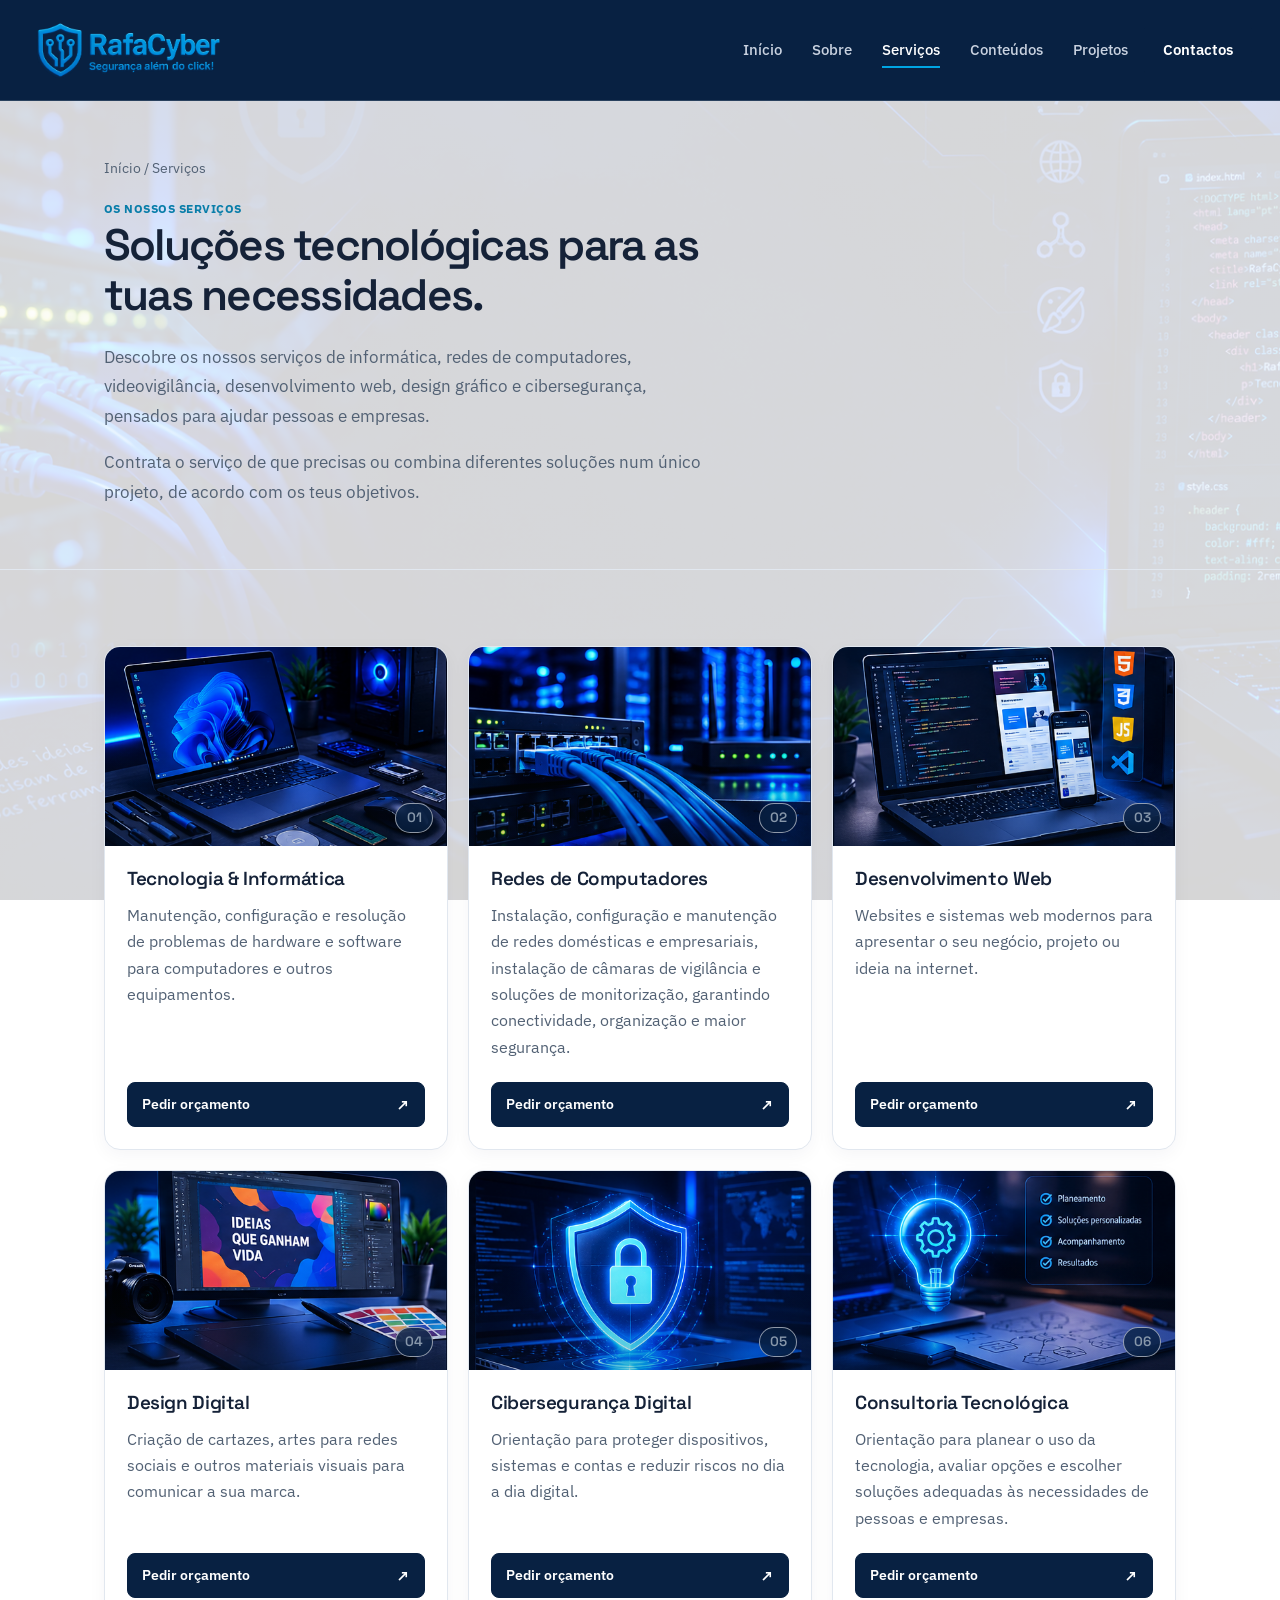
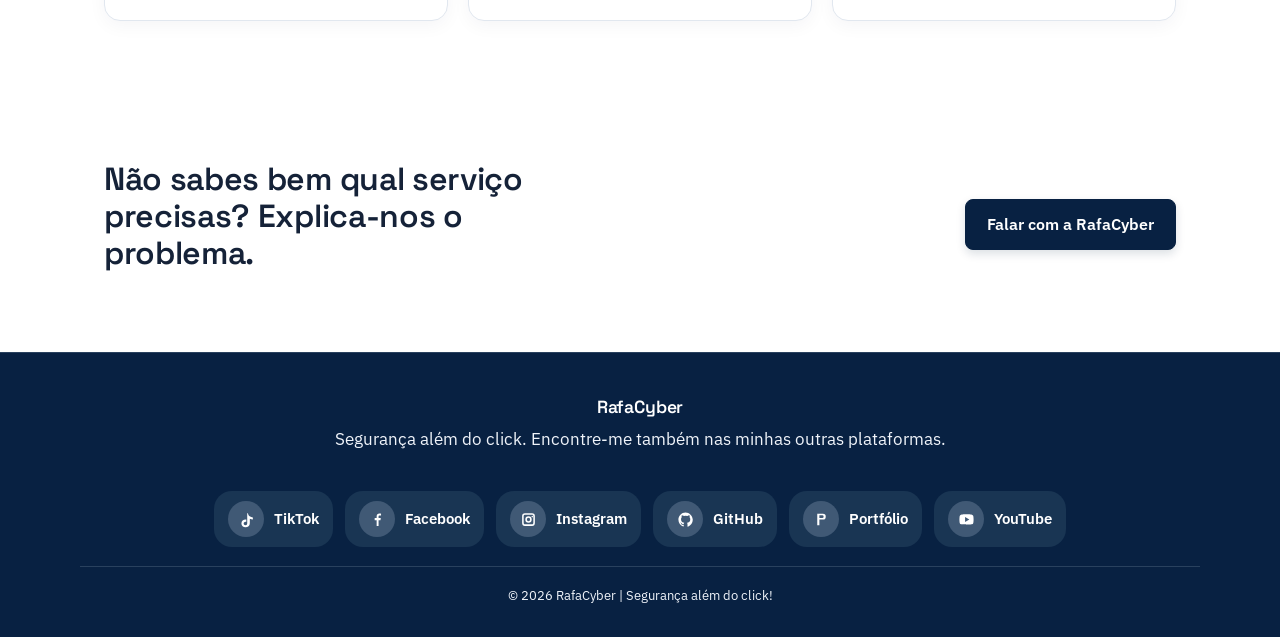
<file: servicos.html>
<!DOCTYPE html>
<html lang="pt-MZ">
<head>
<meta charset="UTF-8">
<meta name="viewport" content="width=device-width, initial-scale=1.0">
<title>Serviços | RafaCyber</title>
<meta name="description" content="Tecnologia e informática, cibersegurança, redes, design digital e desenvolvimento web em Pemba, Moçambique.">
<link rel="stylesheet" href="style.css">
</head>
<body>

<header class="site-header">
  <div class="container nav-row">
    <a href="index.html" class="brand">
      <img src="Fotos/logo_RafaCyber.png" alt="RafaCyber" class="brand-logo">
    </a>
    <button class="menu-toggle" aria-label="Abrir menu" aria-expanded="false">
      <svg width="20" height="20" viewBox="0 0 20 20" fill="none"><path d="M2 5H18M2 10H18M2 15H18" stroke="white" stroke-width="1.6" stroke-linecap="round"/></svg>
    </button>
    <nav class="main-nav">
      <a href="index.html">Início</a>
      <a href="sobre.html">Sobre</a>
      <a href="servicos.html" class="current">Serviços</a>
      <a href="https://rafacybertech.github.io/Ciberseguranca/" target="_blank" rel="noopener noreferrer">Conteúdos</a>
      <a href="projetos.html">Projetos</a>
      <a href="contactos.html" class="nav-cta">Contactos</a>
    </nav>
  </div>
</header>

<div class="page-head services-page-head">
  <div class="container">
    <div class="breadcrumb"><a href="index.html">Início</a> / Serviços</div>
    <span class="service-kicker">OS NOSSOS SERVI&#199;OS</span>
    <h1>Solu&#231;&#245;es tecnol&#243;gicas para as tuas necessidades.</h1>
    <p>Descobre os nossos servi&#231;os de inform&#225;tica, redes de computadores, videovigil&#226;ncia, desenvolvimento web, design gr&#225;fico e ciberseguran&#231;a, pensados para ajudar pessoas e empresas.</p>
    <p>Contrata o servi&#231;o de que precisas ou combina diferentes solu&#231;&#245;es num &#250;nico projeto, de acordo com os teus objetivos.</p>
  </div>
</div>

<section class="services-section">
  <div class="container">
    <div class="services-grid">
      <article class="service-card">
        <div class="service-card-top"><img class="service-image" src="Fotos/Service_Tecnologia_Informatica.png" alt="Computador e componentes para suporte e manutenção informática" loading="lazy" decoding="async"><span class="service-number">01</span></div><div class="service-card-content"><h3>Tecnologia &amp; Informática</h3><p>Manutenção, configuração e resolução de problemas de hardware e software para computadores e outros equipamentos.</p>
        <a class="btn btn-outline-dark" href="https://wa.me/258844239917?text=Ol%C3%A1%2C%20gostaria%20de%20um%20or%C3%A7amento%20para%20Tecnologia%20e%20Inform%C3%A1tica." target="_blank" rel="noopener">Pedir orçamento <span aria-hidden="true">↗</span></a>
      </div></article>
      <article class="service-card">
        <div class="service-card-top"><img class="service-image" src="Fotos/Service_Redes_Computador.png" alt="Equipamentos e cabos de uma rede de computadores" loading="lazy" decoding="async"><span class="service-number">02</span></div><div class="service-card-content"><h3>Redes de Computadores</h3><p>Instalação, configuração e manutenção de redes domésticas e empresariais, instalação de câmaras de vigilância e soluções de monitorização, garantindo conectividade, organização e maior segurança.</p>
        <a class="btn btn-outline-dark" href="https://wa.me/258844239917?text=Ol%C3%A1%2C%20gostaria%20de%20um%20or%C3%A7amento%20para%20Redes%20de%20Computadores." target="_blank" rel="noopener">Pedir orçamento <span aria-hidden="true">↗</span></a>
      </div></article>
      <article class="service-card">
        <div class="service-card-top"><img class="service-image" src="Fotos/Service_Programacao.png" alt="Desenvolvimento de websites em computador e telemóvel" loading="lazy" decoding="async"><span class="service-number">03</span></div><div class="service-card-content"><h3>Desenvolvimento Web</h3><p>Websites e sistemas web modernos para apresentar o seu negócio, projeto ou ideia na internet.</p>
        <a class="btn btn-outline-dark" href="https://wa.me/258844239917?text=Ol%C3%A1%2C%20gostaria%20de%20um%20or%C3%A7amento%20para%20Desenvolvimento%20Web." target="_blank" rel="noopener">Pedir orçamento <span aria-hidden="true">↗</span></a>
      </div></article>
      <article class="service-card">
        <div class="service-card-top"><img class="service-image" src="Fotos/Service_Design.png" alt="Processo de criação de design digital" loading="lazy" decoding="async"><span class="service-number">04</span></div><div class="service-card-content"><h3>Design Digital</h3><p>Criação de cartazes, artes para redes sociais e outros materiais visuais para comunicar a sua marca.</p>
        <a class="btn btn-outline-dark" href="https://wa.me/258844239917?text=Ol%C3%A1%2C%20gostaria%20de%20um%20or%C3%A7amento%20para%20Design%20Digital." target="_blank" rel="noopener">Pedir orçamento <span aria-hidden="true">↗</span></a>
      </div></article>
      <article class="service-card">
        <div class="service-card-top"><img class="service-image" src="Fotos/Service_Seguranca.png" alt="Proteção digital de computador e dados" loading="lazy" decoding="async"><span class="service-number">05</span></div><div class="service-card-content"><h3>Cibersegurança Digital</h3><p>Orientação para proteger dispositivos, sistemas e contas e reduzir riscos no dia a dia digital.</p>
        <a class="btn btn-outline-dark" href="https://wa.me/258844239917?text=Ol%C3%A1%2C%20gostaria%20de%20um%20or%C3%A7amento%20para%20Ciberseguran%C3%A7a%20Digital." target="_blank" rel="noopener">Pedir orçamento <span aria-hidden="true">↗</span></a>
      </div></article>
      <article class="service-card">
        <div class="service-card-top"><img class="service-image" src="Fotos/Service_Consultoria.png" alt="Planeamento e consultoria tecnológica" loading="lazy" decoding="async"><span class="service-number">06</span></div>
        <div class="service-card-content"><h3>Consultoria Tecnológica</h3><p>Orientação para planear o uso da tecnologia, avaliar opções e escolher soluções adequadas às necessidades de pessoas e empresas.</p><a class="btn btn-outline-dark" href="https://wa.me/258844239917?text=Ol%C3%A1%2C%20gostaria%20de%20uma%20consultoria%20tecnol%C3%B3gica." target="_blank" rel="noopener">Pedir or&#231;amento <span aria-hidden="true">&#8599;</span></a></div>
      </article>    </div>
  </div>
</section>
<section class="cta-band">
  <div class="container cta-band-row">
    <h2>Não sabes bem qual serviço precisas? Explica-nos o problema.</h2>
    <a href="contactos.html" class="btn btn-amber">Falar com a RafaCyber</a>
  </div>
</section>

<footer class="site-footer">
  <div class="container site-footer-grid">
    <section class="footer-brand">
      <h3>RafaCyber</h3>
      <p>Segurança além do click. Encontre-me também nas minhas outras plataformas.</p>
    </section>
    <section class="footer-nav" aria-hidden="true"></section>
    <section class="footer-socials" aria-label="Outras plataformas">
      <a href="https://www.tiktok.com/@rafiqueeusebionor" class="social-link" target="_blank" rel="noopener noreferrer" aria-label="TikTok"><span class="social-icon" aria-hidden="true"><svg viewBox="0 0 24 24"><path d="M14 3c.2 1.7 1.1 3.2 2.4 4.3 1.3 1 2.9 1.6 4.6 1.7v3.1c-1.5-.1-3-.5-4.3-1.2v6.3c0 3.3-2.7 5.8-6.1 5.8-3.2 0-5.8-2.3-5.8-5.4 0-3.3 2.7-5.6 6-5.6.3 0 .6 0 .9.1v3.1a3.7 3.7 0 0 0-.9-.1c-1.5 0-2.8 1-2.8 2.5 0 1.4 1.1 2.4 2.6 2.4 1.7 0 2.4-1.1 2.4-2.7V3h3z"></path></svg></span><span class="social-name">TikTok</span></a>
      <a href="https://www.facebook.com/profile.php?id=61552410900666" class="social-link" target="_blank" rel="noopener noreferrer" aria-label="Facebook"><span class="social-icon" aria-hidden="true"><svg viewBox="0 0 24 24"><path d="M13.5 21v-8h2.7l.4-3h-3.1V8.1c0-.9.3-1.6 1.7-1.6H17V3.8c-.3 0-1.2-.1-2.3-.1-2.3 0-3.9 1.4-3.9 4V10H8v3h2.8v8h2.7z"></path></svg></span><span class="social-name">Facebook</span></a>
      <a href="https://www.instagram.com/rafacyber" class="social-link" target="_blank" rel="noopener noreferrer" aria-label="Instagram"><span class="social-icon" aria-hidden="true"><svg viewBox="0 0 24 24"><path d="M7 3h10a4 4 0 0 1 4 4v10a4 4 0 0 1-4 4H7a4 4 0 0 1-4-4V7a4 4 0 0 1 4-4zm0 2.2A1.8 1.8 0 0 0 5.2 7v10c0 1 .8 1.8 1.8 1.8h10c1 0 1.8-.8 1.8-1.8V7c0-1-.8-1.8-1.8-1.8H7zm10.3 1.6a1.1 1.1 0 1 1 0 2.2 1.1 1.1 0 0 1 0-2.2zM12 7.5A4.5 4.5 0 1 1 7.5 12 4.5 4.5 0 0 1 12 7.5zm0 2.2A2.3 2.3 0 1 0 14.3 12 2.3 2.3 0 0 0 12 9.7z"></path></svg></span><span class="social-name">Instagram</span></a>
      <a href="https://github.com/RafaCyberTech" class="social-link" target="_blank" rel="noopener noreferrer" aria-label="GitHub"><span class="social-icon" aria-hidden="true"><svg viewBox="0 0 24 24"><path d="M12 2C6.5 2 2 6.6 2 12.2c0 4.5 2.9 8.3 6.8 9.6.5.1.7-.2.7-.5v-1.9c-2.8.6-3.4-1.2-3.4-1.2-.4-1.2-1.1-1.5-1.1-1.5-.9-.6 0-.6 0-.6 1 .1 1.6 1.1 1.6 1.1.9 1.6 2.4 1.1 3 .8.1-.7.4-1.1.7-1.4-2.2-.3-4.6-1.1-4.6-5.1 0-1.1.4-2 1-2.7-.1-.3-.4-1.3.1-2.7 0 0 .9-.3 2.8 1a9.8 9.8 0 0 1 5.2 0c2-1.3 2.8-1 2.8-1 .6 1.4.2 2.4.1 2.7.7.7 1 1.6 1 2.7 0 4-2.4 4.8-4.7 5.1.4.3.8 1 .8 2v3c0 .3.2.6.7.5 3.9-1.3 6.8-5.1 6.8-9.6C22 6.6 17.5 2 12 2z"></path></svg></span><span class="social-name">GitHub</span></a>
      <a href="https://rafacybertech.github.io/Portfolio/" class="social-link" target="_blank" rel="noopener noreferrer" aria-label="Portfólio"><span class="social-icon" aria-hidden="true"><svg viewBox="0 0 24 24"><path d="M6 4h8a4 4 0 0 1 0 8H9v8H6V4zm3 2v4h4a2 2 0 0 0 0-4H9z"></path></svg></span><span class="social-name">Portfólio</span></a>
      <a href="https://youtube.com/@rafacybertech" class="social-link" target="_blank" rel="noopener noreferrer" aria-label="YouTube"><span class="social-icon" aria-hidden="true"><svg viewBox="0 0 24 24"><path d="M21.6 7.2a2.8 2.8 0 0 0-2-2C17.8 4.7 12 4.7 12 4.7s-5.8 0-7.6.5a2.8 2.8 0 0 0-2 2A29 29 0 0 0 2 12a29 29 0 0 0 .4 4.8 2.8 2.8 0 0 0 2 2c1.8.5 7.6.5 7.6.5s5.8 0 7.6-.5a2.8 2.8 0 0 0 2-2A29 29 0 0 0 22 12a29 29 0 0 0-.4-4.8zM10 15.5v-7l6 3.5-6 3.5z"></path></svg></span><span class="social-name">YouTube</span></a>
    </section>
  </div>
  <div class="container footer-bottom"><p>&copy; 2026 RafaCyber | Segurança além do click!</p></div>
</footer>

<script src="script.js"></script>
</body>
</html>
</file>
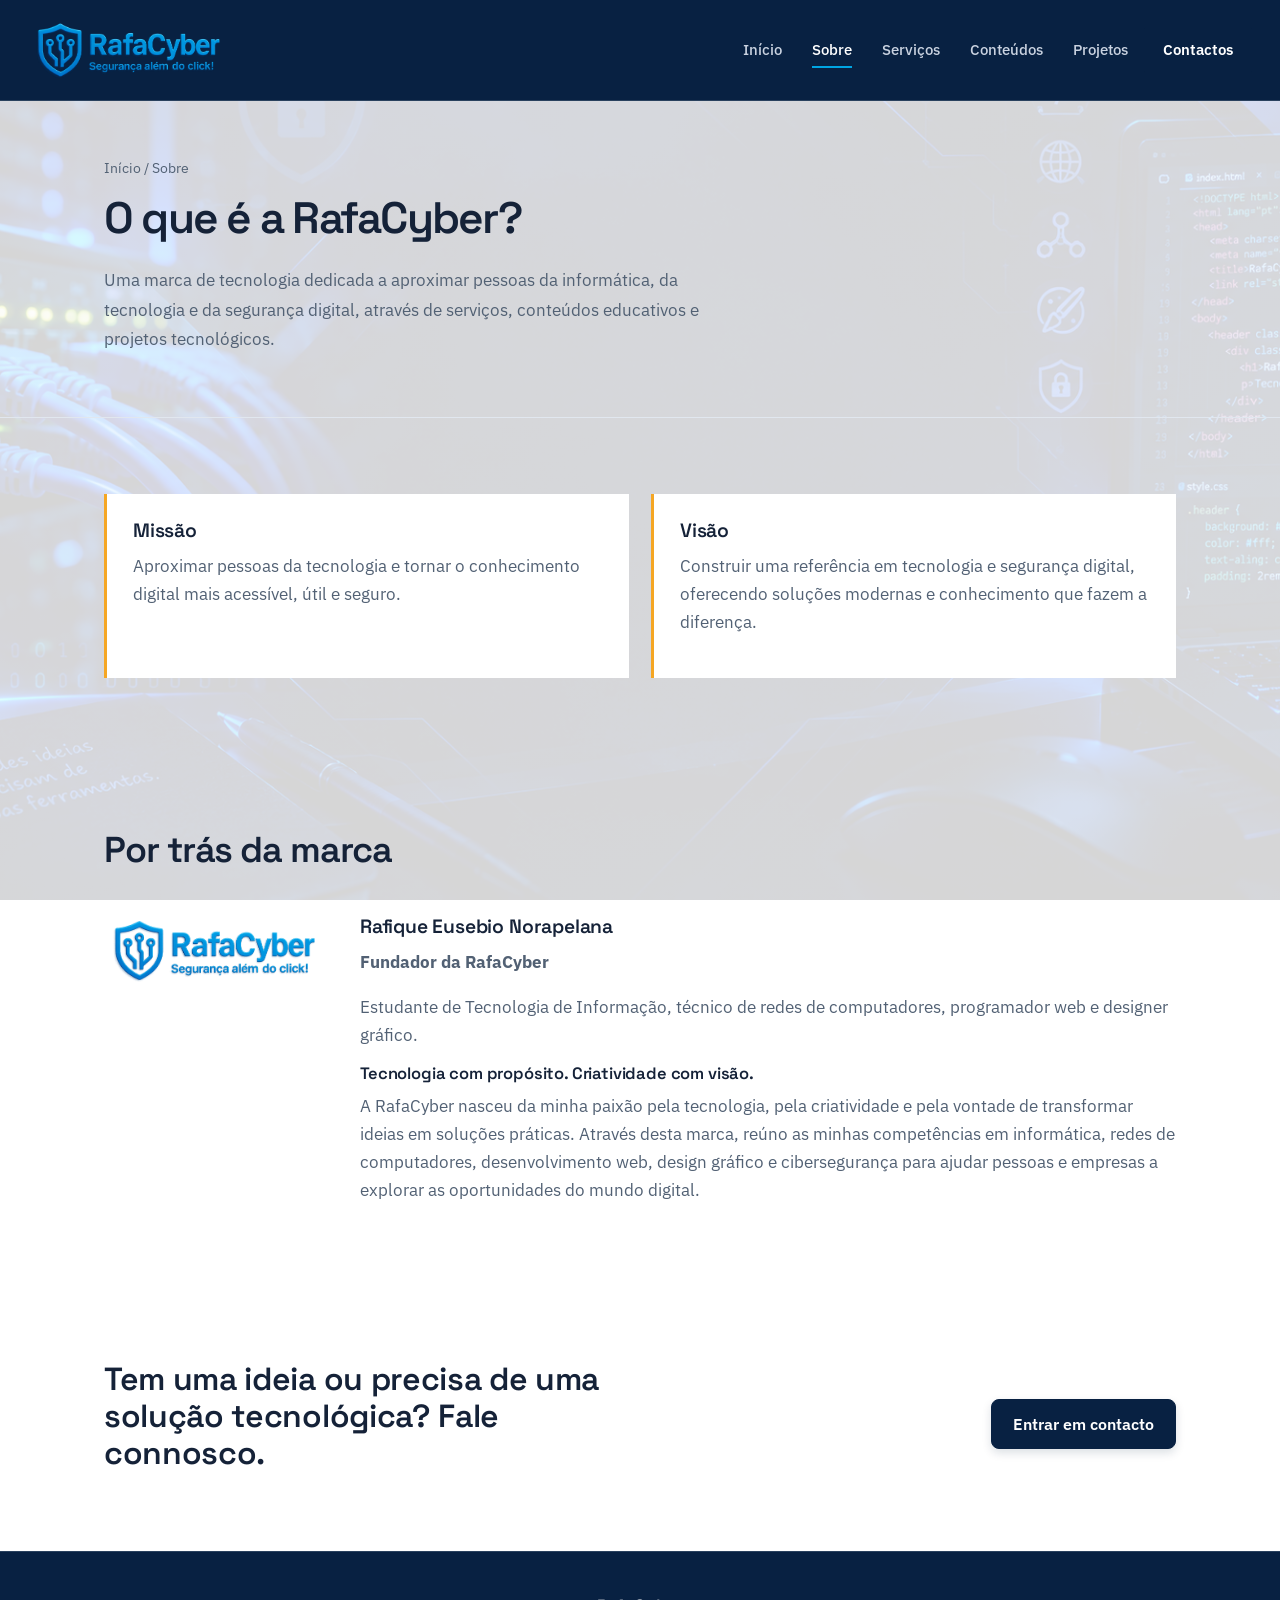
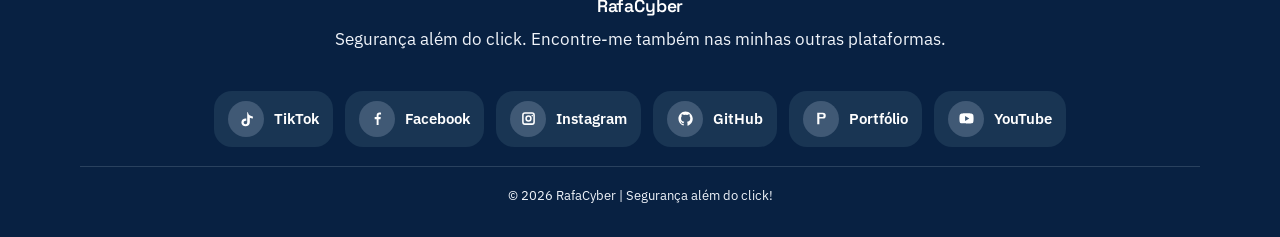
<file: sobre.html>
<!DOCTYPE html>
<html lang="pt-MZ">
<head>
<meta charset="UTF-8">
<meta name="viewport" content="width=device-width, initial-scale=1.0">
<title>Sobre | RafaCyber</title>
<meta name="description" content="Conheça a RafaCyber: missão, visão e quem está por trás da marca.">
<link rel="stylesheet" href="style.css">
</head>
<body>

<header class="site-header">
  <div class="container nav-row">
    <a href="index.html" class="brand">
      <img src="Fotos/logo_RafaCyber.png" alt="RafaCyber" class="brand-logo">
    </a>
    <button class="menu-toggle" aria-label="Abrir menu" aria-expanded="false">
      <svg width="20" height="20" viewBox="0 0 20 20" fill="none"><path d="M2 5H18M2 10H18M2 15H18" stroke="white" stroke-width="1.6" stroke-linecap="round"/></svg>
    </button>
    <nav class="main-nav">
      <a href="index.html">Início</a>
      <a href="sobre.html" class="current">Sobre</a>
      <a href="servicos.html">Serviços</a>
      <a href="https://rafacybertech.github.io/Ciberseguranca/" target="_blank" rel="noopener noreferrer">Conteúdos</a>
      <a href="projetos.html">Projetos</a>
      <a href="contactos.html" class="nav-cta">Contactos</a>
    </nav>
  </div>
</header>

<div class="page-head">
  <div class="container">
    <div class="breadcrumb"><a href="index.html">Início</a> / Sobre</div>
    <h1>O que é a RafaCyber?</h1>
    <p>Uma marca de tecnologia dedicada a aproximar pessoas da informática, da tecnologia e da segurança digital, através de serviços, conteúdos educativos e projetos tecnológicos.</p>
  </div>
</div>

<section>
  <div class="container">
    <div class="mv-grid">
      <div class="mv-card">
        <h3>Missão</h3>
        <p>Aproximar pessoas da tecnologia e tornar o conhecimento digital mais acessível, útil e seguro.</p>
      </div>
      <div class="mv-card">
        <h3>Visão</h3>
        <p>Construir uma referência em tecnologia e segurança digital, oferecendo soluções modernas e conhecimento que fazem a diferença.</p>
      </div>
    </div>
  </div>
</section>

<section class="alt">
  <div class="container">
    <div class="section-head">
      <h2>Por trás da marca</h2>
    </div>
    <div class="founder-grid">
      <div class="founder-mark">
        <img src="Fotos/logo_RafaCyber.png" alt="Logótipo RafaCyber" class="founder-logo">
      </div>
      <div>
        <h3>Rafique Eusebio Norapelana</h3>
        <p><strong>Fundador da RafaCyber</strong></p>
        <p>Estudante de Tecnologia de Informação, técnico de redes de computadores, programador web e designer gráfico.</p>
        <h4>Tecnologia com propósito. Criatividade com visão.</h4>
        <p>A RafaCyber nasceu da minha paixão pela tecnologia, pela criatividade e pela vontade de transformar ideias em soluções práticas. Através desta marca, reúno as minhas competências em informática, redes de computadores, desenvolvimento web, design gráfico e cibersegurança para ajudar pessoas e empresas a explorar as oportunidades do mundo digital.</p>
      </div>
    </div>
  </div>
</section>

<section class="cta-band">
  <div class="container cta-band-row">
    <h2>Tem uma ideia ou precisa de uma solução tecnológica? Fale connosco.</h2>
    <a href="contactos.html" class="btn btn-amber">Entrar em contacto</a>
  </div>
</section>

<footer class="site-footer">
  <div class="container site-footer-grid">
    <section class="footer-brand">
      <h3>RafaCyber</h3>
      <p>Segurança além do click. Encontre-me também nas minhas outras plataformas.</p>
    </section>
    <section class="footer-nav" aria-hidden="true"></section>
    <section class="footer-socials" aria-label="Outras plataformas">
      <a href="https://www.tiktok.com/@rafiqueeusebionor" class="social-link" target="_blank" rel="noopener noreferrer" aria-label="TikTok"><span class="social-icon" aria-hidden="true"><svg viewBox="0 0 24 24"><path d="M14 3c.2 1.7 1.1 3.2 2.4 4.3 1.3 1 2.9 1.6 4.6 1.7v3.1c-1.5-.1-3-.5-4.3-1.2v6.3c0 3.3-2.7 5.8-6.1 5.8-3.2 0-5.8-2.3-5.8-5.4 0-3.3 2.7-5.6 6-5.6.3 0 .6 0 .9.1v3.1a3.7 3.7 0 0 0-.9-.1c-1.5 0-2.8 1-2.8 2.5 0 1.4 1.1 2.4 2.6 2.4 1.7 0 2.4-1.1 2.4-2.7V3h3z"></path></svg></span><span class="social-name">TikTok</span></a>
      <a href="https://www.facebook.com/profile.php?id=61552410900666" class="social-link" target="_blank" rel="noopener noreferrer" aria-label="Facebook"><span class="social-icon" aria-hidden="true"><svg viewBox="0 0 24 24"><path d="M13.5 21v-8h2.7l.4-3h-3.1V8.1c0-.9.3-1.6 1.7-1.6H17V3.8c-.3 0-1.2-.1-2.3-.1-2.3 0-3.9 1.4-3.9 4V10H8v3h2.8v8h2.7z"></path></svg></span><span class="social-name">Facebook</span></a>
      <a href="https://www.instagram.com/rafacyber" class="social-link" target="_blank" rel="noopener noreferrer" aria-label="Instagram"><span class="social-icon" aria-hidden="true"><svg viewBox="0 0 24 24"><path d="M7 3h10a4 4 0 0 1 4 4v10a4 4 0 0 1-4 4H7a4 4 0 0 1-4-4V7a4 4 0 0 1 4-4zm0 2.2A1.8 1.8 0 0 0 5.2 7v10c0 1 .8 1.8 1.8 1.8h10c1 0 1.8-.8 1.8-1.8V7c0-1-.8-1.8-1.8-1.8H7zm10.3 1.6a1.1 1.1 0 1 1 0 2.2 1.1 1.1 0 0 1 0-2.2zM12 7.5A4.5 4.5 0 1 1 7.5 12 4.5 4.5 0 0 1 12 7.5zm0 2.2A2.3 2.3 0 1 0 14.3 12 2.3 2.3 0 0 0 12 9.7z"></path></svg></span><span class="social-name">Instagram</span></a>
      <a href="https://github.com/RafaCyberTech" class="social-link" target="_blank" rel="noopener noreferrer" aria-label="GitHub"><span class="social-icon" aria-hidden="true"><svg viewBox="0 0 24 24"><path d="M12 2C6.5 2 2 6.6 2 12.2c0 4.5 2.9 8.3 6.8 9.6.5.1.7-.2.7-.5v-1.9c-2.8.6-3.4-1.2-3.4-1.2-.4-1.2-1.1-1.5-1.1-1.5-.9-.6 0-.6 0-.6 1 .1 1.6 1.1 1.6 1.1.9 1.6 2.4 1.1 3 .8.1-.7.4-1.1.7-1.4-2.2-.3-4.6-1.1-4.6-5.1 0-1.1.4-2 1-2.7-.1-.3-.4-1.3.1-2.7 0 0 .9-.3 2.8 1a9.8 9.8 0 0 1 5.2 0c2-1.3 2.8-1 2.8-1 .6 1.4.2 2.4.1 2.7.7.7 1 1.6 1 2.7 0 4-2.4 4.8-4.7 5.1.4.3.8 1 .8 2v3c0 .3.2.6.7.5 3.9-1.3 6.8-5.1 6.8-9.6C22 6.6 17.5 2 12 2z"></path></svg></span><span class="social-name">GitHub</span></a>
      <a href="https://rafacybertech.github.io/Portfolio/" class="social-link" target="_blank" rel="noopener noreferrer" aria-label="Portfólio"><span class="social-icon" aria-hidden="true"><svg viewBox="0 0 24 24"><path d="M6 4h8a4 4 0 0 1 0 8H9v8H6V4zm3 2v4h4a2 2 0 0 0 0-4H9z"></path></svg></span><span class="social-name">Portfólio</span></a>
      <a href="https://youtube.com/@rafacybertech" class="social-link" target="_blank" rel="noopener noreferrer" aria-label="YouTube"><span class="social-icon" aria-hidden="true"><svg viewBox="0 0 24 24"><path d="M21.6 7.2a2.8 2.8 0 0 0-2-2C17.8 4.7 12 4.7 12 4.7s-5.8 0-7.6.5a2.8 2.8 0 0 0-2 2A29 29 0 0 0 2 12a29 29 0 0 0 .4 4.8 2.8 2.8 0 0 0 2 2c1.8.5 7.6.5 7.6.5s5.8 0 7.6-.5a2.8 2.8 0 0 0 2-2A29 29 0 0 0 22 12a29 29 0 0 0-.4-4.8zM10 15.5v-7l6 3.5-6 3.5z"></path></svg></span><span class="social-name">YouTube</span></a>
    </section>
  </div>
  <div class="container footer-bottom"><p>&copy; 2026 RafaCyber | Segurança além do click!</p></div>
</footer>

<script src="script.js"></script>
</body>
</html>
</file>
<file: style.css>
﻿/* ============================================================
   RAFACYBER — Design tokens
   Base: deep navy (segurança, confiança) + teal (tecnologia)
   + amber (calor humano, CTA). Tipografia: Space Grotesk
   (display, geométrica, técnica) + IBM Plex Sans (corpo).
   ============================================================ */

@import url('https://fonts.googleapis.com/css2?family=Space+Grotesk:wght@500;600;700&family=IBM+Plex+Sans:wght@400;500;600&display=swap');

:root{
  --navy-950:#082142;
  --navy-900:#0B2A4E;
  --navy-800:#193553;
  --navy-700:#29415E;
  --line-dark:#29415E;
  --paper:#FFFFFF;
  --paper-alt:#FFFFFF;
  --ink:#152238;
  --ink-soft:#526174;
  --line-light:#E1E7EF;
  --teal:#00A5E3;
  --teal-dim:#087DA9;
  --amber:#F5A623;
  --amber-dim:#d88f14;
  --danger:#E3574C;

  --font-display: 'Space Grotesk', sans-serif;
  --font-body: 'IBM Plex Sans', sans-serif;

  --maxw: 1120px;
}

*{box-sizing:border-box;}
html{scroll-behavior:smooth;}
body{
  margin:0;
  background-color:#fff;
  background-image:linear-gradient(rgba(255,255,255,.84),rgba(255,255,255,.84)),url("Fotos/Tecnologia_Fundo.png");
  background-position:center;
  background-size:cover;
  background-attachment:fixed;
  color:var(--ink);
  font-family:var(--font-body);
  font-size:16px;
  line-height:1.55;
  -webkit-font-smoothing:antialiased;
}
img{max-width:100%;display:block;}
a{color:inherit;}
h1,h2,h3,h4{
  font-family:var(--font-display);
  margin:0 0 .5em 0;
  line-height:1.15;
  letter-spacing:-0.01em;
  color:var(--ink);
}
p{margin:0 0 1em 0;color:var(--ink-soft);}
.container{
  max-width:var(--maxw);
  margin:0 auto;
  padding:0 24px;
}
:focus-visible{
  outline:2px solid var(--teal);
  outline-offset:3px;
}
@media (prefers-reduced-motion: reduce){
  *{animation:none !important; transition:none !important;}
}

/* -------------------- Corner-bracket motif --------------------
   Recurring device from the security/scan vernacular: four small
   corner brackets framing a panel, used instead of generic cards
   with shadows/eyebrow labels. */
.bracket-frame{
  position:relative;
  padding:28px;
}
.bracket-frame::before,
.bracket-frame::after,
.bracket-frame .bl,
.bracket-frame .br{
  content:"";
  position:absolute;
  width:16px;
  height:16px;
  border:2px solid var(--teal);
}
.bracket-frame::before{top:0;left:0;border-right:none;border-bottom:none;}
.bracket-frame::after{top:0;right:0;border-left:none;border-bottom:none;}
.bracket-frame .bl{bottom:0;left:0;border-right:none;border-top:none;}
.bracket-frame .br{bottom:0;right:0;border-left:none;border-top:none;}

/* -------------------- Header / Nav -------------------- */
header.site-header{
  background:var(--navy-950);
  color:var(--ink);
  position:sticky;
  top:0;
  z-index:40;
  border-bottom:1px solid var(--line-dark);
}
.nav-row{
  display:flex;
  align-items:center;
  justify-content:space-between;
  height:100px;
  max-width:none;
  padding:0 28px;
}
.brand{
  display:flex;
  align-items:center;
  gap:10px;
  text-decoration:none;
  color:var(--ink);
}
.brand svg{flex-shrink:0;}
.brand-logo{display:block;width:200px;height:auto;max-height:64px;object-fit:contain;}
.brand-name{
  font-family:var(--font-display);
  font-weight:700;
  font-size:1.15rem;
  letter-spacing:-0.01em;
}
.brand-name span{color:var(--teal);}
nav.main-nav{display:flex;align-items:center;gap:2px;}
nav.main-nav a{
  color:#C9D2E0;
  text-decoration:none;
  font-size:.94rem;
  font-weight:500;
  padding:10px 14px;
  border-radius:2px;
  transition:color .15s ease, background .15s ease;
}
nav.main-nav a:hover{color:#fff;background:var(--navy-800);}
nav.main-nav a.current{color:#fff;}
nav.main-nav a.current{position:relative;}
nav.main-nav a.current::after{
  content:"";
  position:absolute;
  left:14px;right:14px;bottom:4px;
  height:2px;
  background:var(--teal);
}
.nav-cta{
  background:var(--navy-950);
  color:#fff !important;
  font-weight:600 !important;
  border:1px solid var(--navy-950);
  border-radius:8px;
  padding:10px 18px !important;
  transition:background .18s ease,border-color .18s ease,transform .18s ease;
}
.nav-cta:hover{background:var(--navy-800) !important;border-color:var(--navy-800);transform:translateY(-1px);}

.menu-toggle{
  display:none;
  background:none;
  border:1px solid var(--line-dark);
  border-radius:3px;
  width:40px;height:40px;
  color:var(--ink);
  align-items:center;
  justify-content:center;
  cursor:pointer;
}
@media (max-width: 860px){
  nav.main-nav{
    position:fixed;
    top:72px;left:0;right:0;
    background:var(--navy-900);
    border-bottom:1px solid var(--line-dark);
    flex-direction:column;
    align-items:stretch;
    padding:8px 20px 18px;
    display:none;
  }
  nav.main-nav.open{display:flex;}
  nav.main-nav a{padding:12px 4px;border-bottom:1px solid var(--navy-800);}
  nav.main-nav a.current::after{display:none;}
  nav.main-nav a.current{color:var(--teal);}
  .nav-cta{margin-top:10px;text-align:center;}
  .menu-toggle{display:flex;}
  .nav-row{height:72px;padding:0 20px;}
}
@media (max-width:500px){.brand-logo{width:160px;max-height:50px;}}

/* -------------------- Hero -------------------- */
.hero{
  background:
    radial-gradient(circle at 82% 20%, rgba(30,201,183,0.18), transparent 55%),
    var(--navy-950);
  color:var(--ink);
  padding:96px 0 88px;
  border-bottom:1px solid var(--line-dark);
}
.hero .eyebrow{
  font-family:var(--font-body);
  color:var(--teal);
  font-weight:600;
  font-size:.95rem;
  margin-bottom:14px;
}
.hero h1{
  font-size:clamp(2rem, 3vw, 2.4rem);
  color:var(--ink);
  max-width:none;
  line-height:1.1;
  letter-spacing:-.045em;
}
.hero-title-line{display:block;white-space:nowrap;}
.hero .lead{
  color:#B9C2D2;
  font-size:1.15rem;
  max-width:46ch;
  margin-top:18px;
}
.hero-actions{display:flex;gap:14px;flex-wrap:wrap;margin-top:34px;}

.btn{
  display:inline-flex;
  align-items:center;
  justify-content:center;
  gap:8px;
  min-height:46px;
  padding:11px 21px;
  border-radius:8px;
  font-weight:600;
  font-size:.96rem;
  text-decoration:none;
  border:1px solid transparent;
  cursor:pointer;
  transition:transform .18s ease,background .18s ease,border-color .18s ease,box-shadow .18s ease;
}
.btn:hover{transform:translateY(-2px);}
.btn-primary,.btn-amber{background:var(--navy-950);color:#fff;border-color:var(--navy-950);box-shadow:0 4px 10px rgba(8,33,66,.14);}
.btn-primary:hover,.btn-amber:hover{background:var(--navy-800);border-color:var(--navy-800);box-shadow:0 7px 16px rgba(8,33,66,.2);}
.btn-ghost,.btn-outline-dark{background:#fff;color:var(--navy-950);border-color:#b9c8d8;}
.btn-ghost:hover,.btn-outline-dark:hover{background:#f5f9fd;border-color:var(--navy-700);box-shadow:0 4px 10px rgba(8,33,66,.08);}
.btn:active,.nav-cta:active{transform:translateY(0);}

/* -------------------- Section scaffolding -------------------- */
section{padding:76px 0;}
section.alt{background:transparent;}
.section-head{max-width:56ch;margin-bottom:44px;}
.section-head h2{font-size:clamp(1.6rem,3vw,2.2rem);}

/* Three pillar cards on Home */
.pillars{
  display:grid;
  grid-template-columns:repeat(3,1fr);
  gap:18px;
}
.pillar{
  border-top:3px solid var(--teal);
  background:#fff;
  padding:26px 22px;
}
.pillar h3{font-size:1.08rem;}
.pillar p{margin-bottom:0;font-size:.95rem;}
@media (max-width:760px){.pillars{grid-template-columns:1fr;}}

/* Diferenciais */
.diff-grid{
  display:grid;
  grid-template-columns:repeat(2,1fr);
  gap:28px 40px;
}
.diff-item{display:flex;gap:14px;align-items:flex-start;}
.diff-item .mark{
  color:var(--teal);
  font-family:var(--font-display);
  font-weight:700;
  font-size:1.1rem;
  flex-shrink:0;
  width:30px;
}
.diff-item h4{font-size:1rem;margin-bottom:.3em;}
.diff-item p{font-size:.94rem;margin-bottom:0;}
@media (max-width:700px){.diff-grid{grid-template-columns:1fr;}}

/* Services cards (servicos.html) */
.services-heading{margin-bottom:34px;}
.services-heading h2{margin-top:7px;}
.services-heading p{margin-bottom:0;}
.service-kicker{color:var(--teal-dim);font-size:.78rem;font-weight:700;letter-spacing:.12em;}
.services-grid{display:grid;grid-template-columns:repeat(3,minmax(0,1fr));gap:20px;align-items:stretch;}
.service-card{display:flex;flex-direction:column;min-height:300px;padding:0;background:#fff;border:1px solid var(--line-light);border-radius:16px;overflow:hidden;box-shadow:0 5px 18px rgba(8,33,66,.045);transition:transform .18s ease,border-color .18s ease,box-shadow .18s ease;}
.service-card:hover{transform:translateY(-3px);border-color:#b9c8d8;box-shadow:0 12px 26px rgba(8,33,66,.09);}
.service-card-top{position:relative;isolation:isolate;display:block;overflow:hidden;aspect-ratio:1.72;background:#eaf1f7;margin:0;}
.service-card-top::after{content:"";position:absolute;inset:45% 0 0;z-index:1;background:linear-gradient(transparent,rgba(8,33,66,.2));pointer-events:none;}
.service-image{display:block;width:100%;height:100%;object-fit:cover;transition:transform .45s cubic-bezier(.2,.7,.2,1);}
.service-card:hover .service-image{transform:scale(1.045);}
.service-number{position:absolute;z-index:2;right:14px;bottom:13px;display:grid;place-items:center;min-width:38px;height:30px;padding:0 9px;border:1px solid rgba(255,255,255,.55);border-radius:999px;background:rgba(8,33,66,.78);backdrop-filter:blur(8px);font-family:var(--font-display);font-size:.8rem;font-weight:600;color:#fff;}
.service-card-content{display:flex;flex:1;flex-direction:column;padding:21px 22px 22px;}
.service-icon{width:48px;height:48px;display:grid;place-items:center;border-radius:13px;background:#edf4fa;color:var(--navy-950);}
.service-icon svg{width:25px;height:25px;fill:none;stroke:currentColor;stroke-width:1.7;stroke-linecap:round;stroke-linejoin:round;}
.service-number{font-family:var(--font-display);font-size:.85rem;font-weight:600;color:#8797aa;}
.service-card h3{font-size:1.12rem;margin:0 0 10px;}
.service-card p{font-size:.93rem;line-height:1.65;margin:0 0 22px;}
.service-card .btn{align-self:stretch;justify-content:space-between;width:100%;margin-top:auto;min-height:44px;padding:10px 14px;font-size:.88rem;background:var(--navy-950);color:#fff;border-color:var(--navy-950);}
.service-card .btn:hover{background:var(--navy-800);border-color:var(--navy-800);box-shadow:0 5px 12px rgba(8,33,66,.16);}
.service-card .btn span{font-size:1rem;line-height:1;}
@media (max-width:900px){.services-grid{grid-template-columns:repeat(2,minmax(0,1fr));}}
@media (max-width:600px){.services-grid{grid-template-columns:1fr;}.service-card{min-height:0;}.service-card-top{aspect-ratio:1.9;}.service-card-content{padding:19px 20px 20px;}}

/* Conteudos - category chips + format list */
.chip-row{display:flex;flex-wrap:wrap;gap:10px;margin-top:10px;}
.chip{
  border:1px solid var(--line-light);
  padding:8px 16px;
  font-size:.9rem;
  font-weight:500;
  color:var(--ink);
  background:#fff;
}
.formats{
  display:grid;
  grid-template-columns:repeat(5,1fr);
  gap:14px;
  margin-top:14px;
}
.format-item{
  text-align:center;
  padding:22px 10px;
  background:#fff;
  border:1px solid var(--line-light);
  font-weight:600;
  font-size:.92rem;
}
@media (max-width:760px){.formats{grid-template-columns:repeat(2,1fr);}}

/* Projects */
.projects-section{background:transparent;}
.projects-heading h2{color:var(--ink);}
.projects-heading p{color:var(--ink-soft);}
.projects-grid{display:grid;grid-template-columns:repeat(3,minmax(0,1fr));gap:22px;align-items:stretch;}
.project-card{
  background:#fff;
  color:var(--ink);
  padding:0;
  border:1px solid var(--line-light);
  border-radius:18px;
  overflow:hidden;
  display:flex;
  flex-direction:column;
  box-shadow:0 5px 18px rgba(8,33,66,.045);
  transition:transform .18s ease,border-color .18s ease,box-shadow .18s ease;
}
.project-card:hover{transform:translateY(-3px);border-color:#b9c8d8;box-shadow:0 12px 26px rgba(8,33,66,.09);}
.project-image{display:block;width:100%;height:auto;aspect-ratio:1.72;object-fit:cover;object-position:center;background:#eaf1f7;border:0;border-radius:0;margin:0;padding:0;transition:transform .45s cubic-bezier(.2,.7,.2,1);}
.project-card:hover .project-image{transform:scale(1.045);}
.project-content{padding:19px 20px 24px;}
.project-content p{color:var(--ink-soft);font-size:1.04rem;line-height:1.7;margin:0;}
@media (max-width:900px){.projects-grid{grid-template-columns:repeat(2,minmax(0,1fr));}}
@media (max-width:600px){.projects-grid{grid-template-columns:1fr;}}
.project-card .tag{
  color:var(--teal-dim);
  background:#fff;
  border:1px solid #b8d9eb;
  font-weight:500;
  font-size:.9rem;
  line-height:1.3;
  margin-bottom:12px;
  padding:8px 13px;
  border-radius:999px;
  display:inline-block;
}
.project-card h3{color:var(--ink);font-size:1.35rem;margin:0 0 10px;}
.project-card .techs{
  display:flex;gap:8px;flex-wrap:wrap;margin:16px 0 20px;
}
.project-card .techs span{
  border:1px solid var(--line-dark);
  color:#B9C2D2;
  font-size:.8rem;
  padding:4px 10px;
}
.project-placeholder{
  border:1px dashed var(--line-light);
  padding:40px 22px;
  text-align:center;
  color:var(--ink-soft);
  font-size:.94rem;
}

/* Founder / Sobre */
.founder-grid{
  display:grid;
  grid-template-columns:220px 1fr;
  gap:36px;
  align-items:start;
}
.founder-mark{
  width:100%;
  aspect-ratio:auto;
  background:transparent;
  display:flex;
  align-items:flex-start;
  justify-content:center;
}
.founder-logo{display:block;width:100%;height:auto;object-fit:contain;}
@media (max-width:700px){.founder-grid{grid-template-columns:1fr;}}

.mv-grid{display:grid;grid-template-columns:1fr 1fr;gap:22px;}
.mv-card{background:#fff;padding:26px;border-left:3px solid var(--amber);}
@media (max-width:700px){.mv-grid{grid-template-columns:1fr;}}

/* FAQ */
.faq-item{border-bottom:1px solid var(--line-light);}
.faq-item summary{
  cursor:pointer;
  list-style:none;
  padding:20px 0;
  font-weight:600;
  font-family:var(--font-display);
  display:flex;
  justify-content:space-between;
  align-items:center;
  gap:12px;
}
.faq-item summary::-webkit-details-marker{display:none;}
.faq-item summary::after{
  content:"+";
  font-size:1.4rem;
  color:var(--teal);
  flex-shrink:0;
  transition:transform .15s ease;
}
.faq-item[open] summary::after{transform:rotate(45deg);}
.faq-item p{padding-bottom:20px;margin:0;font-size:.95rem;}

/* Contact page */
.contact-grid{
  display:grid;
  grid-template-columns:minmax(0,1.2fr) minmax(300px,.8fr);
  gap:56px;
  align-items:start;
}
@media (max-width:820px){.contact-grid{grid-template-columns:1fr;}}
.contact-intro{margin-bottom:26px;max-width:58ch;}
.contact-intro h2{font-size:clamp(1.5rem,3vw,2rem);margin:5px 0 10px;}
.contact-intro p{margin:0;}
.contact-kicker{color:var(--teal-dim);font-size:.78rem;font-weight:700;letter-spacing:.12em;}
.contact-list{list-style:none;margin:0;padding:0;}
.contact-list{display:grid;grid-template-columns:repeat(2,minmax(0,1fr));gap:14px;}
.contact-list li{
  display:flex;
  gap:13px;
  align-items:center;
  min-width:0;
  padding:16px;
  border:1px solid var(--line-light);
  border-radius:12px;
  background:#fff;
  transition:border-color .18s ease,box-shadow .18s ease,transform .18s ease;
}
.contact-list li:hover{border-color:#b9c8d8;box-shadow:0 6px 18px rgba(8,33,66,.07);transform:translateY(-1px);}
.contact-list li a{display:flex;flex-direction:column;gap:3px;min-width:0;text-decoration:none;color:var(--ink);}
.contact-list li a strong{font-size:.94rem;font-weight:600;}
.contact-list li a small{font-size:.8rem;color:var(--ink-soft);overflow-wrap:anywhere;}
.contact-list li a:hover strong{color:var(--navy-800);}
.contact-list .ico{
  width:42px;height:42px;
  flex-shrink:0;
  border:0;
  border-radius:10px;
  background:#edf4fa;
  display:flex;align-items:center;justify-content:center;
  color:var(--navy-950);
  font-size:.72rem;font-weight:700;letter-spacing:.02em;
}
.contact-list .ico svg{display:block;width:21px;height:21px;fill:currentColor;}
.contact-response{padding:34px;border:1px solid var(--line-light);border-radius:18px;background:#fff;box-shadow:0 12px 30px rgba(8,33,66,.06);}
.contact-response h3{font-size:1.55rem;margin:9px 0 12px;}
.contact-response p{line-height:1.7;margin-bottom:22px;}
.contact-response .btn{width:100%;}
.contact-response .btn svg{width:20px;height:20px;fill:currentColor;flex:none;}
.contact-location{display:block;margin-top:18px;color:var(--ink-soft);font-size:.82rem;}
@media (max-width:600px){.contact-list{grid-template-columns:1fr;}.contact-response{padding:26px 22px;}}

/* Final CTA band */
.cta-band{
  background:transparent;
  color:var(--ink);
  padding:64px 0;
  text-align:left;
}
.cta-band h2{color:var(--ink);font-size:clamp(1.5rem,3vw,2rem);max-width:24ch;}
.cta-band-row{
  display:flex;
  justify-content:space-between;
  align-items:center;
  gap:24px;
  flex-wrap:wrap;
}

/* -------------------- Footer -------------------- */
footer.site-footer{
  background:var(--navy-950);
  color:#8792A6;
  padding:44px 0 30px;
  border-top:1px solid var(--line-dark);
}
.footer-top{
  display:flex;
  justify-content:space-between;
  align-items:flex-start;
  gap:24px;
  flex-wrap:wrap;
  padding-bottom:26px;
  border-bottom:1px solid var(--line-dark);
  margin-bottom:20px;
}
.footer-brand .brand-name{color:#fff;}
.footer-tagline{color:var(--teal);font-size:.9rem;font-weight:600;margin-top:6px;}
.footer-tags{font-size:.85rem;margin-top:10px;color:#8792A6;}
.footer-social{display:flex;gap:14px;}
.footer-social a{
  width:36px;height:36px;
  border:1px solid var(--line-dark);
  display:flex;align-items:center;justify-content:center;
  color:#C9D2E0;
  text-decoration:none;
}
.footer-social a:hover{border-color:var(--teal);color:var(--teal);}
.footer-bottom{
  display:flex;
  justify-content:space-between;
  font-size:.82rem;
  flex-wrap:wrap;
  gap:10px;
}

/* Page header (internal pages) */
.page-head{
  background:transparent;
  color:var(--ink);
  padding:56px 0 46px;
  border-bottom:1px solid var(--line-light);
}
.page-head h1{color:var(--ink);font-size:clamp(1.9rem,4vw,2.6rem);}
.page-head p{color:var(--ink-soft);max-width:52ch;margin-top:10px;}
.breadcrumb{
  font-size:.85rem;
  color:var(--ink-soft);
  margin-bottom:14px;
}
.breadcrumb a{color:var(--ink-soft);text-decoration:none;}
.breadcrumb a:hover{color:var(--teal);}

/* Footer inspired by the RafaCyber portfolio reference */
.site-footer{background:#082142;color:#f3f6fb;padding:22px 0 16px;border-top:0;}
.site-footer section{padding:0;}
.site-footer-grid{display:flex;flex-direction:column;align-items:center;text-align:center;gap:0;}
.site-footer .footer-brand h3{color:#fff;font-size:1.1rem;margin:0 0 8px;}
.site-footer .footer-brand p{color:#f0f4fa;margin:0;}
.site-footer .footer-nav{display:none;}
.footer-socials{display:flex;justify-content:center;flex-wrap:wrap;gap:12px;margin:38px 0 19px;}
.social-link{display:inline-flex;align-items:center;gap:10px;padding:10px 14px;background:#193553;border-radius:18px;color:#fff;text-decoration:none;font-weight:600;font-size:.92rem;transition:background .15s ease,transform .15s ease;}
.social-link:hover{background:#254665;transform:translateY(-1px);}
.social-icon{width:36px;height:36px;display:grid;place-items:center;flex:0 0 36px;border-radius:50%;background:#405975;}
.social-icon svg{display:block;width:17px;height:17px;fill:#fff;}
.social-name{white-space:nowrap;}
.site-footer .footer-bottom{display:block;text-align:center;border-top:1px solid #29415e;padding-top:18px;margin-top:0;color:#f0f4fa;}
.site-footer .footer-bottom p{margin:0;color:inherit;}
@media (max-width:600px){.footer-socials{gap:9px;margin:28px 0 18px;}.social-link{font-size:.86rem;padding:8px 11px;gap:8px;}.social-icon{width:32px;height:32px;flex-basis:32px;}}

/* Blue is reserved for the site header and footer; the hero content stays white. */
.hero{background:transparent;color:var(--ink);border-bottom:1px solid var(--line-light);}
.hero h1{color:var(--ink);}
.hero .lead{color:var(--ink-soft);}
.hero{padding:64px 0 58px;}
.hero-grid{display:grid;grid-template-columns:minmax(0,1fr) minmax(0,1.05fr);align-items:center;gap:32px;}
.hero-copy{max-width:540px;}
.hero-visual{display:flex;align-items:center;justify-content:center;min-width:0;}
.hero-visual img{display:block;width:100%;max-width:620px;height:auto;object-fit:contain;filter:drop-shadow(0 18px 30px rgba(8,33,66,.14));}
@media (max-width:800px){.hero{padding:50px 0 42px;}.hero-grid{grid-template-columns:1fr;gap:20px;}.hero-copy{max-width:680px;}.hero-visual img{max-width:560px;}}

/* Small-screen finishing: comfortable spacing, readable type and touch targets. */
@media (max-width:600px){
  .container{padding-left:20px;padding-right:20px;}
  section{padding:54px 0;}
  .page-head{padding:40px 0 34px;}
  .hero{padding:42px 0 36px;}
  .hero h1{font-size:clamp(1.45rem,6.8vw,2rem);line-height:1.12;}
  .hero .lead{font-size:1rem;line-height:1.65;}
  .hero-actions{flex-direction:column;align-items:stretch;gap:10px;}
  .hero-actions .btn{width:100%;}
  .section-head{margin-bottom:30px;}
  .cta-band{padding:48px 0;}
  body{background-attachment:scroll;}
}

/* Consistent type scale and contrast across all pages */
body{font-size:16.5px;line-height:1.65;color:var(--ink);}
h1,h2,h3,h4{font-weight:600;}
p{line-height:1.7;}
.page-head h1{font-size:clamp(2rem,4vw,2.75rem);line-height:1.12;letter-spacing:-.04em;max-width:22ch;}
.page-head p{font-size:1.08rem;max-width:62ch;}
.section-head h2,.projects-heading h2{font-size:clamp(1.75rem,3vw,2.25rem);line-height:1.16;letter-spacing:-.03em;}
.section-head p,.projects-heading p{font-size:1rem;}
.service-card h3{font-size:1.18rem;line-height:1.3;letter-spacing:-.02em;}
.service-card p{font-size:1rem;line-height:1.65;}
.project-card h3{font-size:1.28rem;line-height:1.25;letter-spacing:-.025em;}
.project-content p{font-size:1.02rem;line-height:1.68;}
.tag,.service-kicker,.contact-kicker{letter-spacing:.04em;}
.btn{font-size:1rem;font-weight:600;}
.breadcrumb{font-size:.88rem;}
@media (max-width:600px){
  body{font-size:16px;}
  .page-head h1{font-size:clamp(1.8rem,8vw,2.25rem);}
  .page-head p{font-size:1rem;}
}
</file>
